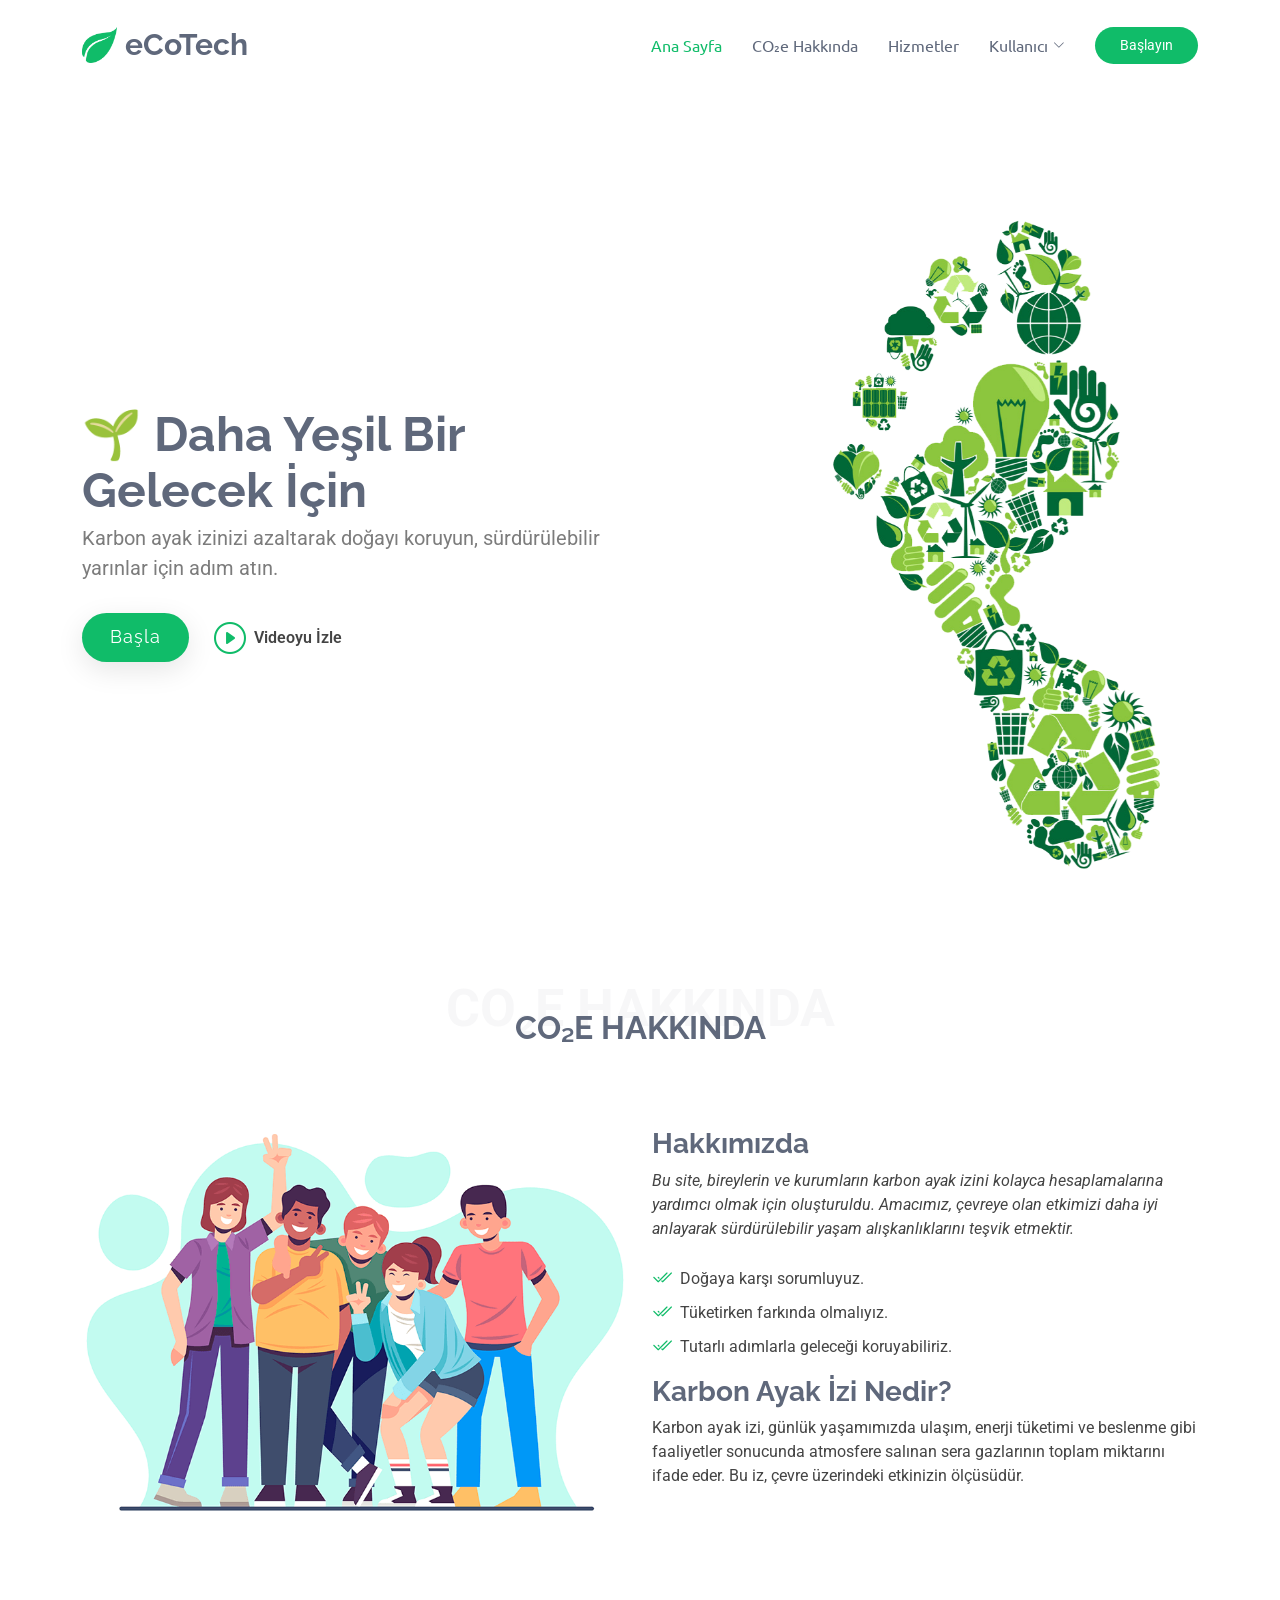
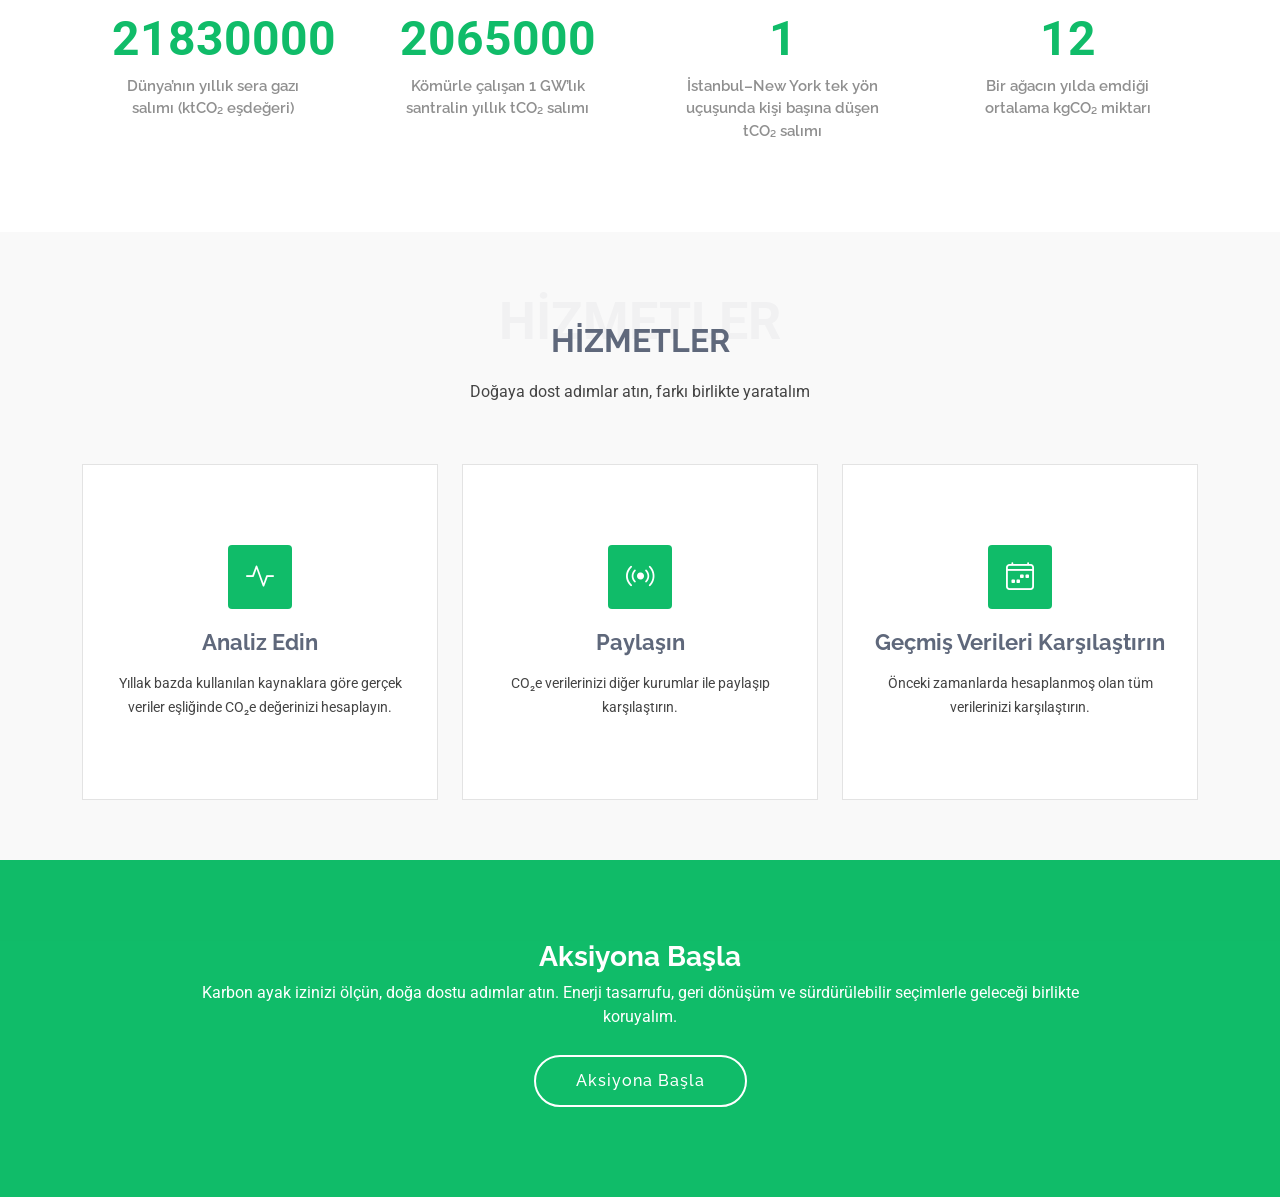
<file: index.html>
<!DOCTYPE html>
<html lang="en">

<head>
  <meta charset="utf-8">
  <meta content="width=device-width, initial-scale=1.0" name="viewport">
  <title>eCoTech</title>
  <meta name="description" content="">
  <meta name="keywords" content="">

  <!-- Fonts -->
  <link href="https://fonts.googleapis.com" rel="preconnect">
  <link href="https://fonts.gstatic.com" rel="preconnect" crossorigin>
  <link href="https://fonts.googleapis.com/css2?family=Roboto:ital,wght@0,100;0,300;0,400;0,500;0,700;0,900;1,100;1,300;1,400;1,500;1,700;1,900&family=Raleway:ital,wght@0,100;0,200;0,300;0,400;0,500;0,600;0,700;0,800;0,900;1,100;1,200;1,300;1,400;1,500;1,600;1,700;1,800;1,900&family=Ubuntu:ital,wght@0,300;0,400;0,500;0,700;1,300;1,400;1,500;1,700&display=swap" rel="stylesheet">

  <!-- Vendor CSS Files -->
  <link href="assets/vendor/bootstrap/css/bootstrap.min.css" rel="stylesheet">
  <link href="assets/vendor/bootstrap-icons/bootstrap-icons.css" rel="stylesheet">
  <link href="assets/vendor/aos/aos.css" rel="stylesheet">
  <link href="assets/vendor/glightbox/css/glightbox.min.css" rel="stylesheet">
  <link href="assets/vendor/swiper/swiper-bundle.min.css" rel="stylesheet">

  <!-- Main CSS File -->
  <link href="assets/css/main.css" rel="stylesheet">

</head>

<body class="index-page">

  <header id="header" class="header d-flex align-items-center sticky-top">
    <div class="container-fluid container-xl position-relative d-flex align-items-center">

      <a href="index.html" class="logo d-flex align-items-center me-auto">
      <img src="assets/img/leaf-logo.png" alt="">
        <h1 class="sitename">eCoTech</h1>
      </a>

      <nav id="navmenu" class="navmenu">
        <ul>
          <li><a href="#hero" class="active">Ana Sayfa</a></li>
          <li><a href="#about">CO₂e Hakkında</a></li>
          <li><a href="#services">Hizmetler</a></li>
          <li class="dropdown"><a href="#"><span id="userMenu">Kullanıcı</span> <i class="bi bi-chevron-down toggle-dropdown"></i></a>
            <ul id="userDropdown">
              <li><a href="login.html">Giriş yap</a></li>
              <li><a href="register.html">Kayıt Ol</a></li>
            </ul>
          </li>
        </ul>
        <i class="mobile-nav-toggle d-xl-none bi bi-list"></i>
      </nav>

      <a class="btn-getstarted" href="login.html">Başlayın</a>

    </div>
  </header>

  <main class="main">

    <!-- Hero Section -->
    <section id="hero" class="hero section">

      <div class="container">
        <div class="row gy-4">
          <div class="col-lg-6 order-2 order-lg-1 d-flex flex-column justify-content-center" data-aos="fade-up">
            <h1>🌱 Daha Yeşil Bir Gelecek İçin</h1>
            <p>Karbon ayak izinizi azaltarak doğayı koruyun, sürdürülebilir yarınlar için adım atın.</p>
            <div class="d-flex">
              <a href="login.html" class="btn-get-started">Başla</a>
              <a href="https://www.youtube.com/watch?v=-O5J9Y-jf1s" class="glightbox btn-watch-video d-flex align-items-center"><i class="bi bi-play-circle"></i><span>Videoyu İzle</span></a>
            </div>
          </div>
          <div class="col-lg-6 order-1 order-lg-2 hero-img" data-aos="zoom-out" data-aos-delay="100">
            <img src="assets/img/co2.png" class="img-main animated" alt="">
          </div>
        </div>
      </div>

    </section><!-- /Hero Section -->

    <!-- About Section -->
    <section id="about" class="about section">

      <!-- Section Title -->
      <div class="container section-title" data-aos="fade-up">
        <span>CO₂e Hakkında<br></span>
        <h2>CO₂e Hakkında</h2>
      </div><!-- End Section Title -->

      <div class="container">

        <div class="row gy-4">
          <div class="col-lg-6 position-relative align-self-start" data-aos="fade-up" data-aos-delay="100">
            <img src="assets/img/about.png" class="img-fluid" alt="">
          </div>
          <div class="col-lg-6 content" data-aos="fade-up" data-aos-delay="200">
            <h3>Hakkımızda</h3>
            <p class="fst-italic">
              Bu site, bireylerin ve kurumların karbon ayak izini kolayca hesaplamalarına yardımcı olmak için 
              oluşturuldu. Amacımız, çevreye olan etkimizi daha iyi anlayarak sürdürülebilir yaşam alışkanlıklarını teşvik etmektir.
            </p>
            <ul>
              <li><i class="bi bi-check2-all"></i> <span>Doğaya karşı sorumluyuz.</span></li>
              <li><i class="bi bi-check2-all"></i> <span>Tüketirken farkında olmalıyız.</span></li>
              <li><i class="bi bi-check2-all"></i> <span>Tutarlı adımlarla geleceği koruyabiliriz.</span></li>
            </ul>
            <h3>Karbon Ayak İzi Nedir?</h3>
            <p>
              Karbon ayak izi, günlük yaşamımızda ulaşım, enerji tüketimi ve beslenme gibi faaliyetler sonucunda atmosfere
               salınan sera gazlarının toplam miktarını ifade eder. Bu iz, çevre üzerindeki etkinizin ölçüsüdür.
            </p>
          </div>
        </div>

      </div>

    </section><!-- /About Section -->

    <!-- Stats Section -->
    <section id="stats" class="stats section">

      <div class="container" data-aos="fade-up" data-aos-delay="100">

        <div class="row gy-4">

          <div class="col-lg-3 col-md-6">
            <div class="stats-item text-center w-100 h-100">
              <span data-purecounter-start="0" data-purecounter-end="37000000" data-purecounter-duration="1" class="purecounter"></span>
              <p>Dünya’nın yıllık sera gazı salımı (ktCO₂ eşdeğeri)</p>
            </div>
          </div><!-- End Stats Item -->

          <div class="col-lg-3 col-md-6">
            <div class="stats-item text-center w-100 h-100">
              <span data-purecounter-start="0" data-purecounter-end="3500000" data-purecounter-duration="1" class="purecounter"></span>
              <p>Kömürle çalışan 1 GW’lık santralin yıllık tCO₂ salımı</p>
            </div>
          </div><!-- End Stats Item -->

          <div class="col-lg-3 col-md-6">
            <div class="stats-item text-center w-100 h-100">
              <span data-purecounter-start="0" data-purecounter-end="2" data-purecounter-duration="1" class="purecounter"></span>
              <p>İstanbul–New York tek yön uçuşunda kişi başına düşen tCO₂ salımı</p>
            </div>
          </div><!-- End Stats Item -->

          <div class="col-lg-3 col-md-6">
            <div class="stats-item text-center w-100 h-100">
              <span data-purecounter-start="0" data-purecounter-end="20" data-purecounter-duration="1" class="purecounter"></span>
              <p>Bir ağacın yılda emdiği ortalama kgCO₂ miktarı</p>
            </div>
          </div><!-- End Stats Item -->

        </div>

      </div>

    </section><!-- /Stats Section -->

    <!-- Services Section -->
    <section id="services" class="services section light-background">

      <!-- Section Title -->
      <div class="container section-title" data-aos="fade-up">
        <span>HİZMETLER</span>
        <h2>HİZMETLER</h2>
        <p>Doğaya dost adımlar atın, farkı birlikte yaratalım</p>
      </div><!-- End Section Title -->

      <div class="container">

        <div class="row gy-4">

          <div class="col-lg-4 col-md-6" data-aos="fade-up" data-aos-delay="100">
            <div class="service-item position-relative">
              <div class="icon">
                <i class="bi bi-activity"></i>
              </div>
              <a href="service-details.html" class="stretched-link">
                <h3>Analiz Edin</h3>
              </a>
              <p>Yıllak bazda kullanılan kaynaklara göre gerçek veriler eşliğinde CO₂e değerinizi hesaplayın.</p>
            </div>
          </div><!-- End Service Item -->

          <div class="col-lg-4 col-md-6" data-aos="fade-up" data-aos-delay="200">
            <div class="service-item position-relative">
              <div class="icon">
                <i class="bi bi-broadcast"></i>
              </div>
              <a href="service-details.html" class="stretched-link">
                <h3>Paylaşın</h3>
              </a>
              <p>CO₂e verilerinizi diğer kurumlar ile paylaşıp karşılaştırın.</p>
            </div>
          </div><!-- End Service Item -->

          <div class="col-lg-4 col-md-6" data-aos="fade-up" data-aos-delay="500">
            <div class="service-item position-relative">
              <div class="icon">
                <i class="bi bi-calendar4-week"></i>
              </div>
              <a href="service-details.html" class="stretched-link">
                <h3>Geçmiş Verileri Karşılaştırın</h3>
              </a>
              <p>Önceki zamanlarda hesaplanmoş olan tüm verilerinizi karşılaştırın.</p>
              <a href="service-details.html" class="stretched-link"></a>
            </div>
          </div><!-- End Service Item -->

        </div>

      </div>

    </section><!-- /Services Section -->

    <!-- Call To Action Section -->
    <section id="call-to-action" class="call-to-action section accent-background">

      <div class="container">
        <div class="row justify-content-center" data-aos="zoom-in" data-aos-delay="100">
          <div class="col-xl-10">
            <div class="text-center">
              <h3>Aksiyona Başla</h3>
              <p>Karbon ayak izinizi ölçün, doğa dostu adımlar atın. Enerji tasarrufu, 
                geri dönüşüm ve sürdürülebilir seçimlerle geleceği birlikte koruyalım.</p>
              <a class="cta-btn" href="login.html">Aksiyona Başla</a>
            </div>
          </div>
        </div>
      </div>

    </section><!-- /Call To Action Section -->

  <!-- Scroll Top -->
  <a href="#" id="scroll-top" class="scroll-top d-flex align-items-center justify-content-center"><i class="bi bi-arrow-up-short"></i></a>

  <!-- Preloader -->
  <div id="preloader"></div>

  <!-- Vendor JS Files -->
  <script src="assets/vendor/bootstrap/js/bootstrap.bundle.min.js"></script>
  <script src="assets/vendor/php-email-form/validate.js"></script>
  <script src="assets/vendor/aos/aos.js"></script>
  <script src="assets/vendor/glightbox/js/glightbox.min.js"></script>
  <script src="assets/vendor/purecounter/purecounter_vanilla.js"></script>
  <script src="assets/vendor/imagesloaded/imagesloaded.pkgd.min.js"></script>
  <script src="assets/vendor/isotope-layout/isotope.pkgd.min.js"></script>
  <script src="assets/vendor/swiper/swiper-bundle.min.js"></script>

  <!-- Main JS File -->
  <script src="assets/js/main.js"></script>

  <script>
    // Kullanıcı durumunu kontrol et
    function checkUserStatus() {
      const user = JSON.parse(localStorage.getItem('user'));
      const userMenu = document.getElementById('userMenu');
      const userDropdown = document.getElementById('userDropdown');
      
      if (user) {
        userMenu.textContent = user.first_name + ' ' + user.last_name;
        userDropdown.innerHTML = `
          <li><a href="dashboard.html">Dashboard</a></li>
          <li><a href="calculator.html">Hesaplayıcı</a></li>
          <li><a href="history.html">Geçmiş</a></li>
          ${user.user_type === 'admin' ? '<li><a href="admin.html">Admin Panel</a></li>' : ''}
          <li><a href="#" onclick="logout()">Çıkış Yap</a></li>
        `;
      }
    }
    
    // Çıkış yap
    function logout() {
      localStorage.removeItem('user');
      window.location.reload();
    }
    
    // Sayfa yüklendiğinde
    document.addEventListener('DOMContentLoaded', function() {
      checkUserStatus();
    });
  </script>

</body>

</html>
</file>
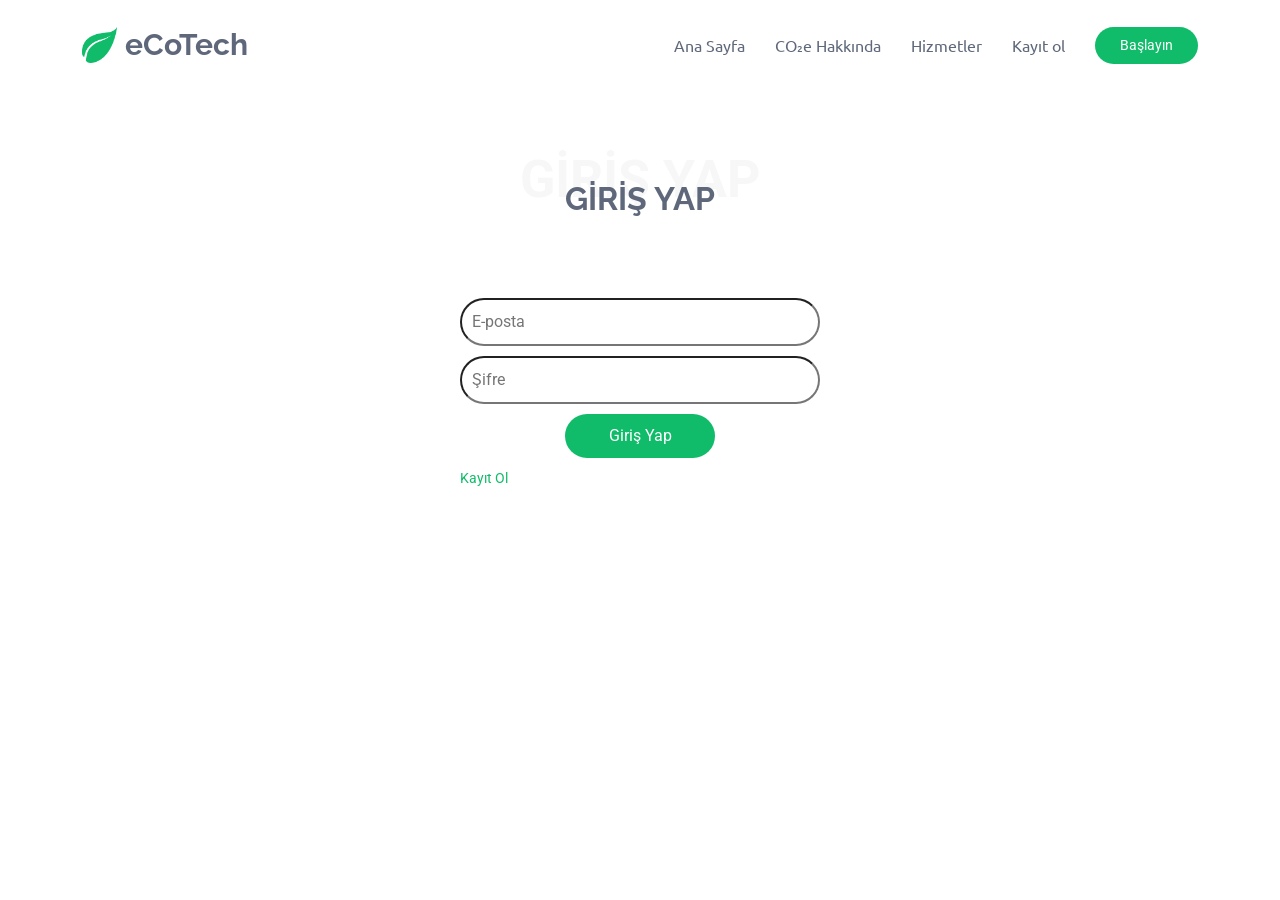
<file: calculator.html>
<!DOCTYPE html>
<html lang="tr">

<head>
  <meta charset="utf-8">
  <meta content="width=device-width, initial-scale=1.0" name="viewport">
  <title>Karbon Hesaplayıcı - eCoTech</title>
  <meta name="description" content="Karbon ayak izi hesaplama aracı">
  <meta name="keywords" content="">

  <!-- Favicons -->
  <link href="assets/img/favicon.png" rel="icon">
  <link href="assets/img/apple-touch-icon.png" rel="apple-touch-icon">

  <!-- Fonts -->
  <link href="https://fonts.googleapis.com" rel="preconnect">
  <link href="https://fonts.gstatic.com" rel="preconnect" crossorigin>
  <link href="https://fonts.googleapis.com/css2?family=Roboto:ital,wght@0,100;0,300;0,400;0,500;0,700;0,900;1,100;1,300;1,400;1,500;1,700;1,900&family=Raleway:ital,wght@0,100;0,200;0,300;0,400;0,500;0,600;0,700;0,800;0,900;1,100;1,200;1,300;1,400;1,500;1,600;1,700;1,800;1,900&family=Ubuntu:ital,wght@0,300;0,400;0,500;0,700;1,300;1,400;1,500;1,700&display=swap" rel="stylesheet">

  <!-- Vendor CSS Files -->
  <link href="assets/vendor/bootstrap/css/bootstrap.min.css" rel="stylesheet">
  <link href="assets/vendor/bootstrap-icons/bootstrap-icons.css" rel="stylesheet">
  <link href="assets/vendor/aos/aos.css" rel="stylesheet">
  <link href="assets/vendor/glightbox/css/glightbox.min.css" rel="stylesheet">
  <link href="assets/vendor/swiper/swiper-bundle.min.css" rel="stylesheet">
  
  <!-- Main CSS File -->
  <link href="assets/css/main.css" rel="stylesheet">
  <link href="assets/css/main2.css" rel="stylesheet">

  <style>
    .calculator-card {
      background: var(--surface-color);
      border-radius: 15px;
      padding: 30px;
      margin-bottom: 20px;
      box-shadow: 0 5px 15px rgba(0,0,0,0.08);
      border: 1px solid rgba(0,0,0,0.05);
    }
    
    .form-group {
      margin-bottom: 20px;
    }
    
    .form-label {
      font-weight: 600;
      color: var(--heading-color);
      margin-bottom: 8px;
    }
    
    .form-control {
      border-radius: 10px;
      border: 1px solid rgba(0,0,0,0.1);
      padding: 12px 15px;
      font-size: 16px;
      transition: all 0.3s ease;
    }
    
    .form-control:focus {
      border-color: var(--accent-color);
      box-shadow: 0 0 0 0.2rem rgba(16, 188, 105, 0.25);
    }
    
    .input-group-text {
      background: var(--accent-color);
      color: white;
      border: none;
      border-radius: 0 10px 10px 0;
    }
    
    .btn-calculate {
      background: var(--accent-color);
      color: white;
      border: none;
      padding: 15px 40px;
      border-radius: 25px;
      font-weight: 600;
      font-size: 18px;
      transition: all 0.3s ease;
    }
    
    .btn-calculate:hover {
      background: color-mix(in srgb, var(--accent-color), black 10%);
      color: white;
      transform: translateY(-2px);
    }
    
    .result-card {
      background: linear-gradient(135deg, var(--accent-color), color-mix(in srgb, var(--accent-color), black 10%));
      color: white;
      border-radius: 15px;
      padding: 30px;
      text-align: center;
      margin-top: 30px;
    }
    
    .result-number {
      font-size: 3rem;
      font-weight: 700;
      margin-bottom: 10px;
    }
    
    .result-label {
      font-size: 1.1rem;
      opacity: 0.9;
    }
    
    .breakdown-item {
      background: rgba(255,255,255,0.1);
      border-radius: 10px;
      padding: 15px;
      margin-bottom: 10px;
    }
    
    .breakdown-label {
      font-weight: 600;
      margin-bottom: 5px;
    }
    
    .breakdown-value {
      font-size: 1.2rem;
    }
    
    .step-indicator {
      display: flex;
      justify-content: center;
      margin-bottom: 30px;
    }
    
    .step {
      width: 40px;
      height: 40px;
      border-radius: 50%;
      background: #e9ecef;
      color: #6c757d;
      display: flex;
      align-items: center;
      justify-content: center;
      font-weight: 600;
      margin: 0 10px;
      transition: all 0.3s ease;
    }
    
    .step.active {
      background: var(--accent-color);
      color: white;
    }
    
    .step.completed {
      background: #28a745;
      color: white;
    }
  </style>
</head>

<body class="calculator-page">

  <header id="header" class="header d-flex align-items-center sticky-top">
    <div class="container-fluid container-xl position-relative d-flex align-items-center">

      <a href="index.html" class="logo d-flex align-items-center me-auto">
        <h1 class="sitename">eCoTech</h1>
      </a>

      <nav id="navmenu" class="navmenu">
        <ul>
          <li><a href="index.html">Ana Sayfa</a></li>
          <li><a href="dashboard.html">Dashboard</a></li>
          <li><a href="history.html">Geçmiş</a></li>
          <li class="dropdown"><a href="#"><span id="userName">Kullanıcı</span> <i class="bi bi-chevron-down toggle-dropdown"></i></a>
            <ul>
              <li><a href="#" onclick="logout()">Çıkış Yap</a></li>
            </ul>
          </li>
        </ul>
        <i class="mobile-nav-toggle d-xl-none bi bi-list"></i>
      </nav>

    </div>
  </header>

  <main class="main">
    
    <!-- Calculator Section -->
    <section id="calculator" class="calculator section">

      <!-- Section Title -->
      <div class="container section-title" data-aos="fade-up">
        <span>Karbon Hesaplayıcı</span>
        <h2>Karbon Ayak İzinizi Hesaplayın</h2>
        <p>Günlük faaliyetlerinizin çevreye olan etkisini öğrenin</p>
      </div>

      <div class="container" data-aos="fade-up" data-aos-delay="100">
        
        <!-- Adım Göstergesi -->
        <div class="step-indicator">
          <div class="step active" id="step1">1</div>
          <div class="step" id="step2">2</div>
          <div class="step" id="step3">3</div>
        </div>

        <!-- Hesaplama Formu -->
        <div class="row justify-content-center">
          <div class="col-lg-8">
            <div class="calculator-card">
              <form id="carbonForm">
                
                <!-- Adım 1: Enerji Kullanımı -->
                <div id="step1Content">
                  <h4 class="mb-4"><i class="bi bi-lightning-charge me-2"></i>Enerji Kullanımı</h4>
                  
                  <div class="form-group">
                    <label class="form-label">Aylık Elektrik Tüketimi (kWh)</label>
                    <div class="input-group">
                      <input type="number" class="form-control" id="electricity" name="electricity" min="0" step="0.1" placeholder="Örn: 500">
                      <span class="input-group-text">kWh</span>
                    </div>
                  </div>
                  
                  <div class="form-group">
                    <label class="form-label">Aylık Doğal Gaz Tüketimi (m³)</label>
                    <div class="input-group">
                      <input type="number" class="form-control" id="natural_gas" name="natural_gas" min="0" step="0.1" placeholder="Örn: 100">
                      <span class="input-group-text">m³</span>
                    </div>
                  </div>
                  
                  <div class="text-end">
                    <button type="button" class="btn btn-calculate" onclick="nextStep(2)">İleri <i class="bi bi-arrow-right ms-2"></i></button>
                  </div>
                </div>

                <!-- Adım 2: Su ve Atık -->
                <div id="step2Content" style="display: none;">
                  <h4 class="mb-4"><i class="bi bi-droplet me-2"></i>Su ve Atık</h4>
                  
                  <div class="form-group">
                    <label class="form-label">Aylık Su Tüketimi (m³)</label>
                    <div class="input-group">
                      <input type="number" class="form-control" id="water" name="water" min="0" step="0.1" placeholder="Örn: 20">
                      <span class="input-group-text">m³</span>
                    </div>
                  </div>
                  
                  <div class="form-group">
                    <label class="form-label">Aylık Atık Üretimi (kg)</label>
                    <div class="input-group">
                      <input type="number" class="form-control" id="waste" name="waste" min="0" step="0.1" placeholder="Örn: 50">
                      <span class="input-group-text">kg</span>
                    </div>
                  </div>
                  
                  <div class="d-flex justify-content-between">
                    <button type="button" class="btn btn-outline-secondary" onclick="prevStep(1)"><i class="bi bi-arrow-left me-2"></i>Geri</button>
                    <button type="button" class="btn btn-calculate" onclick="nextStep(3)">İleri <i class="bi bi-arrow-right ms-2"></i></button>
                  </div>
                </div>

                <!-- Adım 3: Ulaşım -->
                <div id="step3Content" style="display: none;">
                  <h4 class="mb-4"><i class="bi bi-car-front me-2"></i>Ulaşım</h4>
                  
                  <div class="form-group">
                    <label class="form-label">Aylık Yakıt Tüketimi (Litre)</label>
                    <div class="input-group">
                      <input type="number" class="form-control" id="transportation" name="transportation" min="0" step="0.1" placeholder="Örn: 80">
                      <span class="input-group-text">Litre</span>
                    </div>
                  </div>
                  
                  <div class="form-group">
                    <label class="form-label">İş Seyahatleri (km/ay)</label>
                    <div class="input-group">
                      <input type="number" class="form-control" id="business_travel" name="business_travel" min="0" step="0.1" placeholder="Örn: 200">
                      <span class="input-group-text">km</span>
                    </div>
                  </div>
                  
                  <div class="form-group">
                    <label class="form-label">Çalışan İşe Gidiş (km/ay)</label>
                    <div class="input-group">
                      <input type="number" class="form-control" id="employee_commute" name="employee_commute" min="0" step="0.1" placeholder="Örn: 300">
                      <span class="input-group-text">km</span>
                    </div>
                  </div>
                  
                  <div class="form-group">
                    <label class="form-label">Kağıt Kullanımı (kg/ay)</label>
                    <div class="input-group">
                      <input type="number" class="form-control" id="paper_usage" name="paper_usage" min="0" step="0.1" placeholder="Örn: 10">
                      <span class="input-group-text">kg</span>
                    </div>
                  </div>
                  
                  <div class="form-group">
                    <label class="form-label">Diğer Emisyonlar (kg CO₂e/ay)</label>
                    <div class="input-group">
                      <input type="number" class="form-control" id="other_emissions" name="other_emissions" min="0" step="0.1" placeholder="Örn: 50">
                      <span class="input-group-text">kg</span>
                    </div>
                  </div>
                  
                  <div class="form-group">
                    <label class="form-label">Notlar (İsteğe bağlı)</label>
                    <textarea class="form-control" id="notes" name="notes" rows="3" placeholder="Hesaplama hakkında notlarınız..."></textarea>
                  </div>
                  
                  <div class="d-flex justify-content-between">
                    <button type="button" class="btn btn-outline-secondary" onclick="prevStep(2)"><i class="bi bi-arrow-left me-2"></i>Geri</button>
                    <button type="submit" class="btn btn-calculate">
                      <i class="bi bi-calculator me-2"></i>Hesapla
                    </button>
                  </div>
                </div>

              </form>
            </div>
          </div>
        </div>

        <!-- Sonuç Kartı -->
        <div id="resultCard" class="row justify-content-center" style="display: none;">
          <div class="col-lg-8">
            <div class="result-card">
              <div class="result-number" id="totalResult">0</div>
              <div class="result-label">kg CO₂e / Ay</div>
              <p class="mt-3">Bu, aylık karbon ayak izinizdir.</p>
              
              <div class="row mt-4">
                <div class="col-md-6">
                  <div class="breakdown-item">
                    <div class="breakdown-label">Elektrik</div>
                    <div class="breakdown-value" id="electricityResult">0 kg</div>
                  </div>
                </div>
                <div class="col-md-6">
                  <div class="breakdown-item">
                    <div class="breakdown-label">Doğal Gaz</div>
                    <div class="breakdown-value" id="gasResult">0 kg</div>
                  </div>
                </div>
                <div class="col-md-6">
                  <div class="breakdown-item">
                    <div class="breakdown-label">Su</div>
                    <div class="breakdown-value" id="waterResult">0 kg</div>
                  </div>
                </div>
                <div class="col-md-6">
                  <div class="breakdown-item">
                    <div class="breakdown-label">Atık</div>
                    <div class="breakdown-value" id="wasteResult">0 kg</div>
                  </div>
                </div>
                <div class="col-md-6">
                  <div class="breakdown-item">
                    <div class="breakdown-label">Ulaşım</div>
                    <div class="breakdown-value" id="transportResult">0 kg</div>
                  </div>
                </div>
                <div class="col-md-6">
                  <div class="breakdown-item">
                    <div class="breakdown-label">Diğer</div>
                    <div class="breakdown-value" id="otherResult">0 kg</div>
                  </div>
                </div>
              </div>
              
              <div class="mt-4">
                <button class="btn btn-light me-3" onclick="saveCalculation()">
                  <i class="bi bi-save me-2"></i>Kaydet
                </button>
                <button class="btn btn-light" onclick="resetForm()">
                  <i class="bi bi-arrow-clockwise me-2"></i>Yeni Hesaplama
                </button>
              </div>
            </div>
          </div>
        </div>

      </div>

    </section>

  </main>

  <!-- Scroll Top -->
  <a href="#" id="scroll-top" class="scroll-top d-flex align-items-center justify-content-center"><i class="bi bi-arrow-up-short"></i></a>

  <!-- Preloader -->
  <div id="preloader"></div>

  <!-- Vendor JS Files -->
  <script src="assets/vendor/bootstrap/js/bootstrap.bundle.min.js"></script>
  <script src="assets/vendor/php-email-form/validate.js"></script>
  <script src="assets/vendor/aos/aos.js"></script>
  <script src="assets/vendor/glightbox/js/glightbox.min.js"></script>
  <script src="assets/vendor/purecounter/purecounter_vanilla.js"></script>
  <script src="assets/vendor/imagesloaded/imagesloaded.pkgd.min.js"></script>
  <script src="assets/vendor/isotope-layout/isotope.pkgd.min.js"></script>
  <script src="assets/vendor/swiper/swiper-bundle.min.js"></script>

  <!-- Main JS File -->
  <script src="assets/js/main.js"></script>

  <script>
    let currentStep = 1;
    let calculationResult = null;

    // Kullanıcı kontrolü
    function checkAuth() {
      const user = JSON.parse(localStorage.getItem('user'));
      if (!user) {
        window.location.href = 'login.html';
        return;
      }
      
      document.getElementById('userName').textContent = user.first_name + ' ' + user.last_name;
    }

    // Sonraki adım
    function nextStep(step) {
      if (validateCurrentStep()) {
        showStep(step);
        currentStep = step;
        updateStepIndicator();
      }
    }

    // Önceki adım
    function prevStep(step) {
      showStep(step);
      currentStep = step;
      updateStepIndicator();
    }

    // Adım göster
    function showStep(step) {
      document.getElementById('step1Content').style.display = step === 1 ? 'block' : 'none';
      document.getElementById('step2Content').style.display = step === 2 ? 'block' : 'none';
      document.getElementById('step3Content').style.display = step === 3 ? 'block' : 'none';
    }

    // Adım göstergesini güncelle
    function updateStepIndicator() {
      for (let i = 1; i <= 3; i++) {
        const stepElement = document.getElementById(`step${i}`);
        if (i < currentStep) {
          stepElement.className = 'step completed';
        } else if (i === currentStep) {
          stepElement.className = 'step active';
        } else {
          stepElement.className = 'step';
        }
      }
    }

    // Mevcut adımı doğrula
    function validateCurrentStep() {
      if (currentStep === 1) {
        const electricity = document.getElementById('electricity').value;
        const naturalGas = document.getElementById('natural_gas').value;
        return electricity || naturalGas;
      }
      return true;
    }

    // Form gönderimi
    document.getElementById('carbonForm').addEventListener('submit', async function(e) {
      e.preventDefault();
      
      const formData = new FormData(this);
      const data = Object.fromEntries(formData);
      
      // Sayısal değerlere çevir
      Object.keys(data).forEach(key => {
        if (key !== 'notes') {
          data[key] = parseFloat(data[key]) || 0;
        }
      });
      
      try {
        const response = await fetch('api/carbon_calculation.php?action=calculate', {
          method: 'POST',
          headers: {
            'Content-Type': 'application/json',
          },
          body: JSON.stringify(data)
        });
        
        const result = await response.json();
        
        if (result.success) {
          calculationResult = result.data;
          showResult(result.data);
        } else {
          alert('Hesaplama hatası: ' + result.error);
        }
      } catch (error) {
        console.error('Hesaplama hatası:', error);
        alert('Hesaplama sırasında bir hata oluştu.');
      }
    });

    // Sonucu göster
    function showResult(data) {
      document.getElementById('totalResult').textContent = Math.round(data.total);
      document.getElementById('electricityResult').textContent = Math.round(data.breakdown.electricity || 0) + ' kg';
      document.getElementById('gasResult').textContent = Math.round(data.breakdown.natural_gas || 0) + ' kg';
      document.getElementById('waterResult').textContent = Math.round(data.breakdown.water || 0) + ' kg';
      document.getElementById('wasteResult').textContent = Math.round(data.breakdown.waste || 0) + ' kg';
      document.getElementById('transportResult').textContent = Math.round(data.breakdown.transportation || 0) + ' kg';
      document.getElementById('otherResult').textContent = Math.round(data.breakdown.other || 0) + ' kg';
      
      document.getElementById('resultCard').style.display = 'block';
      document.getElementById('resultCard').scrollIntoView({ behavior: 'smooth' });
    }

    // Hesaplamayı kaydet
    async function saveCalculation() {
      if (!calculationResult) return;
      
      const formData = new FormData(document.getElementById('carbonForm'));
      const data = Object.fromEntries(formData);
      
      Object.keys(data).forEach(key => {
        if (key !== 'notes') {
          data[key] = parseFloat(data[key]) || 0;
        }
      });
      
      try {
        const response = await fetch('api/carbon_calculation.php?action=save', {
          method: 'POST',
          headers: {
            'Content-Type': 'application/json',
          },
          body: JSON.stringify(data)
        });
        
        const result = await response.json();
        
        if (result.success) {
          alert('Hesaplama başarıyla kaydedildi!');
          window.location.href = 'dashboard.html';
        } else {
          alert('Kaydetme hatası: ' + result.error);
        }
      } catch (error) {
        console.error('Kaydetme hatası:', error);
        alert('Kaydetme sırasında bir hata oluştu.');
      }
    }

    // Formu sıfırla
    function resetForm() {
      document.getElementById('carbonForm').reset();
      document.getElementById('resultCard').style.display = 'none';
      showStep(1);
      currentStep = 1;
      updateStepIndicator();
      calculationResult = null;
    }

    // Çıkış yap
    function logout() {
      localStorage.removeItem('user');
      window.location.href = 'login.html';
    }

    // Sayfa yüklendiğinde
    document.addEventListener('DOMContentLoaded', function() {
      checkAuth();
    });
  </script>

</body>

</html>
</file>
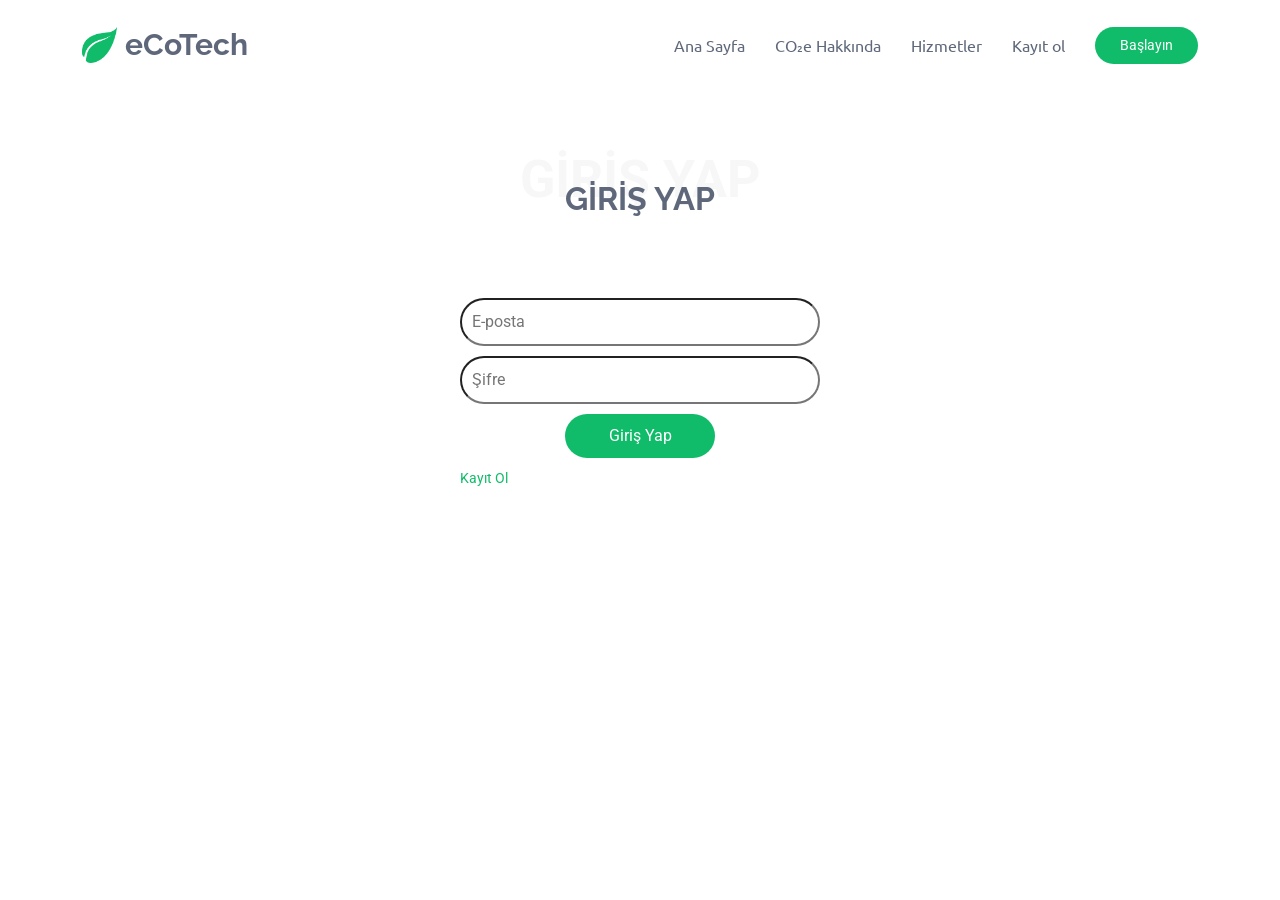
<file: login.html>
<!DOCTYPE html>
<html lang="en">

<head>
  <meta charset="utf-8">
  <meta content="width=device-width, initial-scale=1.0" name="viewport">
  <title>Login Page</title>
  <meta name="description" content="">
  <meta name="keywords" content="">

  <!-- Fonts -->
  <link href="https://fonts.googleapis.com" rel="preconnect">
  <link href="https://fonts.gstatic.com" rel="preconnect" crossorigin>
  <link href="https://fonts.googleapis.com/css2?family=Roboto:ital,wght@0,100;0,300;0,400;0,500;0,700;0,900;1,100;1,300;1,400;1,500;1,700;1,900&family=Raleway:ital,wght@0,100;0,200;0,300;0,400;0,500;0,600;0,700;0,800;0,900;1,100;1,200;1,300;1,400;1,500;1,600;1,700;1,800;1,900&family=Ubuntu:ital,wght@0,300;0,400;0,500;0,700;1,300;1,400;1,500;1,700&display=swap" rel="stylesheet">

  <!-- Vendor CSS Files -->
  <link href="assets/vendor/bootstrap/css/bootstrap.min.css" rel="stylesheet">
  <link href="assets/vendor/bootstrap-icons/bootstrap-icons.css" rel="stylesheet">
  <link href="assets/vendor/aos/aos.css" rel="stylesheet">
  <link href="assets/vendor/glightbox/css/glightbox.min.css" rel="stylesheet">
  <link href="assets/vendor/swiper/swiper-bundle.min.css" rel="stylesheet">
  <!-- Main CSS File -->
  <link href="assets/css/main.css" rel="stylesheet">
  <link href="assets/css/main2.css" rel="stylesheet">

</head>

<body class="sarter-page-page">

  <header id="header" class="header d-flex align-items-center sticky-top">
    <div class="container-fluid container-xl position-relative d-flex align-items-center">

      <a href="index.html" class="logo d-flex align-items-center me-auto">
        <img src="assets/img/leaf-logo.png" alt="">
        <h1 class="sitename">eCoTech</h1>
      </a>

      <nav id="navmenu" class="navmenu">
        <ul>
          <li><a href="index.html">Ana Sayfa</a></li>
          <li><a href="index.html#about">CO₂e Hakkında</a></li>
          <li><a href="index.html#services">Hizmetler</a></li>
          <li><a href="register.html">Kayıt ol</a></li>
        </ul>
        <i class="mobile-nav-toggle d-xl-none bi bi-list"></i>
      </nav>

      <a class="btn-getstarted" href="login.html">Başlayın</a>

    </div>
  </header>

  <main class="main">
    
    <!-- Starter Section Section -->
    <section id="starter-section" class="starter-section section">

      <!-- Section Title -->
      <div class="container section-title" data-aos="fade-up">
        <span>GİRİŞ YAP</span>
        <h2>GİRİŞ YAP</h2>
      </div><!-- End Section Title -->

      <form class="login-form" id="loginForm" data-aos="fade-up">
        <input type="email" name="email" placeholder="E-posta" required />
        <input type="password" name="password" placeholder="Şifre" required />
        <button type="submit">Giriş Yap</button>
      
        <div class="links">
          <a href="register.html">Kayıt Ol</a>
        </div>
      </form>


    </section><!-- /Starter Section Section -->

  </main>

  
  <!-- Scroll Top -->
  <a href="#" id="scroll-top" class="scroll-top d-flex align-items-center justify-content-center"><i class="bi bi-arrow-up-short"></i></a>

  <!-- Preloader -->
  <div id="preloader"></div>

  <!-- Vendor JS Files -->
  <script src="assets/vendor/bootstrap/js/bootstrap.bundle.min.js"></script>
  <script src="assets/vendor/php-email-form/validate.js"></script>
  <script src="assets/vendor/aos/aos.js"></script>
  <script src="assets/vendor/glightbox/js/glightbox.min.js"></script>
  <script src="assets/vendor/purecounter/purecounter_vanilla.js"></script>
  <script src="assets/vendor/imagesloaded/imagesloaded.pkgd.min.js"></script>
  <script src="assets/vendor/isotope-layout/isotope.pkgd.min.js"></script>
  <script src="assets/vendor/swiper/swiper-bundle.min.js"></script>

  <!-- Main JS File -->
  <script src="assets/js/main.js"></script>

  <script>
    // Form gönderimi
    document.getElementById('loginForm').addEventListener('submit', async function(e) {
      e.preventDefault();
      
      const formData = new FormData(this);
      const data = Object.fromEntries(formData);
      
      try {
        console.log('Gönderilen veri:', data);
        
        const response = await fetch('api/auth.php?action=login', {
          method: 'POST',
          headers: {
            'Content-Type': 'application/json',
          },
          body: JSON.stringify(data)
        });
        
        console.log('Response status:', response.status);
        console.log('Response headers:', response.headers);
        
        if (!response.ok) {
          throw new Error(`HTTP error! status: ${response.status}`);
        }
        
        const result = await response.json();
        console.log('Response data:', result);
        
        if (result.success) {
          // Kullanıcı bilgilerini localStorage'a kaydet
          localStorage.setItem('user', JSON.stringify(result.data.user));
          
          // Kullanıcı tipine göre yönlendir
          if (result.data.user.user_type === 'admin') {
            window.location.href = 'admin.html';
          } else {
            window.location.href = 'dashboard.html';
          }
        } else {
          alert('Giriş hatası: ' + result.error);
        }
      } catch (error) {
        console.error('Giriş hatası:', error);
        alert('Giriş sırasında bir hata oluştu: ' + error.message);
      }
    });
  </script>

</body>

</html>
</file>
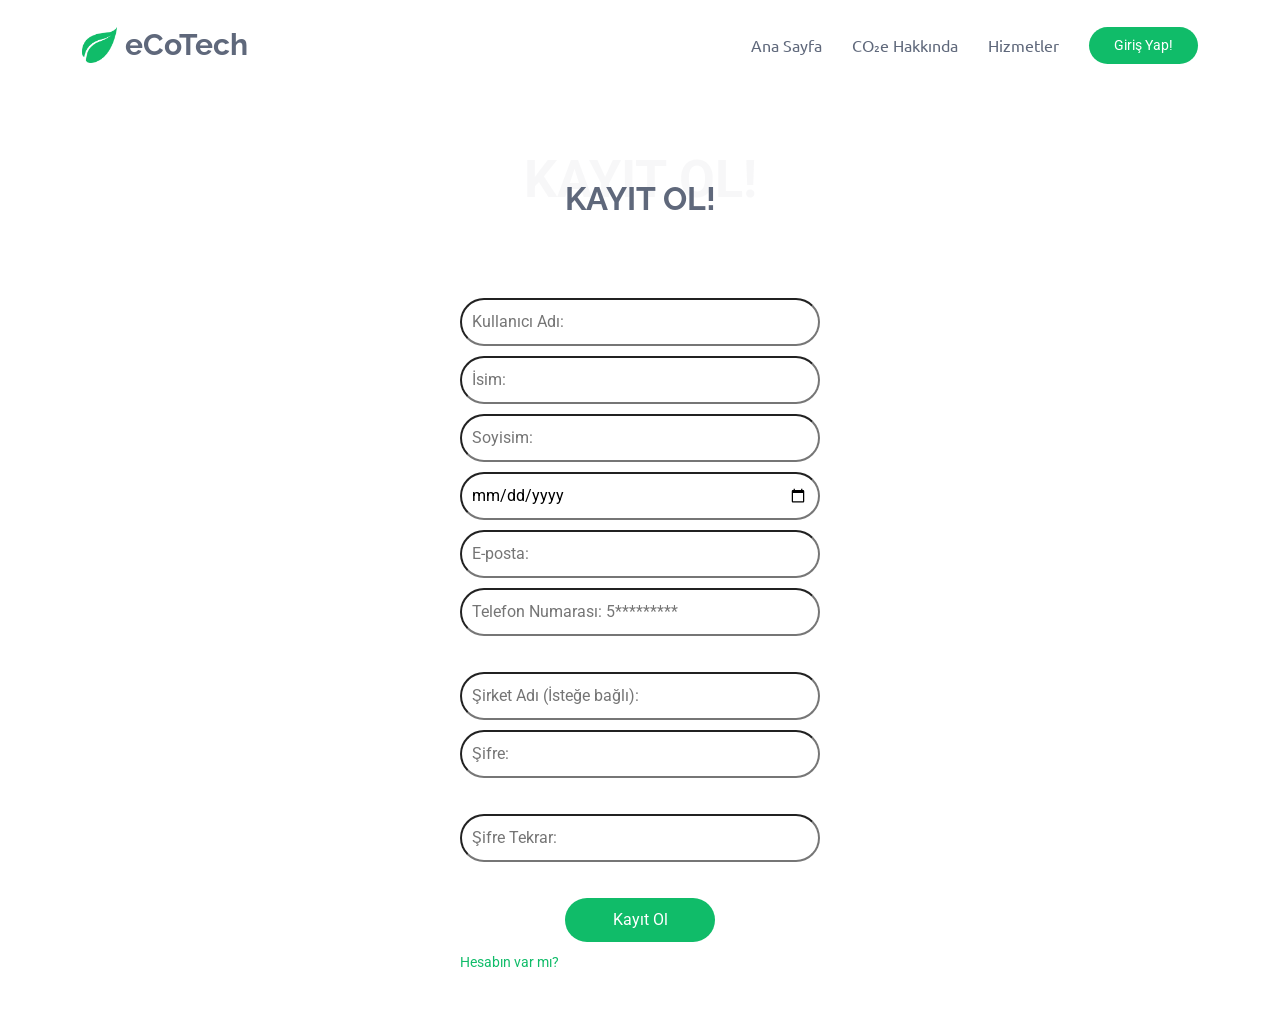
<file: register.html>
<!DOCTYPE html>
<html lang="en">

<head>
  <meta charset="utf-8">
  <meta content="width=device-width, initial-scale=1.0" name="viewport">
  <title>Register Page</title>
  <meta name="description" content="">
  <meta name="keywords" content="">

  <!-- Fonts -->
  <link href="https://fonts.googleapis.com" rel="preconnect">
  <link href="https://fonts.gstatic.com" rel="preconnect" crossorigin>
  <link href="https://fonts.googleapis.com/css2?family=Roboto:ital,wght@0,100;0,300;0,400;0,500;0,700;0,900;1,100;1,300;1,400;1,500;1,700;1,900&family=Raleway:ital,wght@0,100;0,200;0,300;0,400;0,500;0,600;0,700;0,800;0,900;1,100;1,200;1,300;1,400;1,500;1,600;1,700;1,800;1,900&family=Ubuntu:ital,wght@0,300;0,400;0,500;0,700;1,300;1,400;1,500;1,700&display=swap" rel="stylesheet">

  <!-- Vendor CSS Files -->
  <link href="assets/vendor/bootstrap/css/bootstrap.min.css" rel="stylesheet">
  <link href="assets/vendor/bootstrap-icons/bootstrap-icons.css" rel="stylesheet">
  <link href="assets/vendor/aos/aos.css" rel="stylesheet">
  <link href="assets/vendor/glightbox/css/glightbox.min.css" rel="stylesheet">
  <link href="assets/vendor/swiper/swiper-bundle.min.css" rel="stylesheet">
  <!-- Main CSS File -->
  <link href="assets/css/main.css" rel="stylesheet">
  <link href="assets/css/main2.css" rel="stylesheet">

</head>

<body class="sarter-page-page">

  <header id="header" class="header d-flex align-items-center sticky-top">
    <div class="container-fluid container-xl position-relative d-flex align-items-center">

      <a href="index.html" class="logo d-flex align-items-center me-auto">
        <img src="assets/img/leaf-logo.png" alt="">
        <h1 class="sitename">eCoTech</h1>
      </a>

      <nav id="navmenu" class="navmenu">
        <ul>
          <li><a href="index.html">Ana Sayfa</a></li>
          <li><a href="index.html#about">CO₂e Hakkında</a></li>
          <li><a href="index.html#services">Hizmetler</a></li>
        </ul>
        <i class="mobile-nav-toggle d-xl-none bi bi-list"></i>
      </nav>

      <a class="btn-getstarted" href="login.html">Giriş Yap!</a>

    </div>
  </header>

  <main class="main">
    
    <!-- Starter Section Section -->
    <section id="starter-section" class="starter-section section">

      <!-- Section Title -->
      <div class="container section-title" data-aos="fade-up">
        <span>Kayıt Ol!</span>
        <h2>Kayıt Ol!</h2>
      </div><!-- End Section Title -->

     <form class="login-form" id="registerForm" data-aos="fade-up">
        <input type="text" name="username" placeholder="Kullanıcı Adı:" required="">
        <input type="text" name="first_name" placeholder="İsim:" required="">
        <input type="text" name="last_name" placeholder="Soyisim:" required="">
        <input type="date" name="birth_date" placeholder="Doğum Tarihi:" id="birthDate" required="" min="1900-01-01">
        <input type="email" name="email" placeholder="E-posta:" required="">
        <input type="tel" id="phone" name="phone" placeholder="Telefon Numarası: 5*********" required=""
          pattern="[0-9]{10}" maxlength="10">
        <p id="phoneWarning" class="warning"></p>
        <input type="text" name="company_name" placeholder="Şirket Adı (İsteğe bağlı):">
        <input type="password" name="password" placeholder="Şifre:" required="" id="passwordInput">
        <p id="passwordWarning" class="warning"></p>
        <input type="password" name="password_confirm" placeholder="Şifre Tekrar:" required="" id="passwordConfirmInput">
        <p id="passwordConfirmWarning" class="warning"></p>
        <button type="submit">Kayıt Ol</button>
        <div class="links">
          <a href="login.html">Hesabın var mı?</a>
        </div>
      </form>

    </section><!-- /Starter Section Section -->

  </main>

  
  <!-- Scroll Top -->
  <a href="#" id="scroll-top" class="scroll-top d-flex align-items-center justify-content-center"><i class="bi bi-arrow-up-short"></i></a>

  <!-- Preloader -->
  <div id="preloader"></div>

  <!-- Vendor JS Files -->
  <script src="assets/vendor/bootstrap/js/bootstrap.bundle.min.js"></script>
  <script src="assets/vendor/php-email-form/validate.js"></script>
  <script src="assets/vendor/aos/aos.js"></script>
  <script src="assets/vendor/glightbox/js/glightbox.min.js"></script>
  <script src="assets/vendor/purecounter/purecounter_vanilla.js"></script>
  <script src="assets/vendor/imagesloaded/imagesloaded.pkgd.min.js"></script>
  <script src="assets/vendor/isotope-layout/isotope.pkgd.min.js"></script>
  <script src="assets/vendor/swiper/swiper-bundle.min.js"></script>

  <!-- Main JS File -->
  <script src="assets/js/main.js"></script>
  <script src="assets/js/form.js"></script>

</body>

</html>
</file>
<file: assets/css/main.css>
/* Fonts */
:root {
  --default-font: "Roboto",  system-ui, -apple-system, "Segoe UI", Roboto, "Helvetica Neue", Arial, "Noto Sans", "Liberation Sans", sans-serif, "Apple Color Emoji", "Segoe UI Emoji", "Segoe UI Symbol", "Noto Color Emoji";
  --heading-font: "Raleway",  sans-serif;
  --nav-font: "Ubuntu",  sans-serif;
}

/* Global Colors - The following color variables are used throughout the website. Updating them here will change the color scheme of the entire website */
:root { 
  --background-color: #ffffff; /* Background color for the entire website, including individual sections */
  --default-color: #444444; /* Default color used for the majority of the text content across the entire website */
  --heading-color: #5f687b; /* Color for headings, subheadings and title throughout the website */
  --accent-color: #10bc69; /* Accent color that represents your brand on the website. It's used for buttons, links, and other elements that need to stand out */
  --surface-color: #ffffff; /* The surface color is used as a background of boxed elements within sections, such as cards, icon boxes, or other elements that require a visual separation from the global background. */
  --contrast-color: #ffffff; /* Contrast color for text, ensuring readability against backgrounds of accent, heading, or default colors. */
}

/* Nav Menu Colors - The following color variables are used specifically for the navigation menu. They are separate from the global colors to allow for more customization options */
:root {
  --nav-color: #5f687b;  /* The default color of the main navmenu links */
  --nav-hover-color: #10bc69; /* Applied to main navmenu links when they are hovered over or active */
  --nav-mobile-background-color: #ffffff; /* Used as the background color for mobile navigation menu */
  --nav-dropdown-background-color: #ffffff; /* Used as the background color for dropdown items that appear when hovering over primary navigation items */
  --nav-dropdown-color: #5f687b; /* Used for navigation links of the dropdown items in the navigation menu. */
  --nav-dropdown-hover-color: #10bc69; /* Similar to --nav-hover-color, this color is applied to dropdown navigation links when they are hovered over. */
}

/* Color Presets - These classes override global colors when applied to any section or element, providing reuse of the sam color scheme. */

.light-background {
  --background-color: #f9f9f9;
  --surface-color: #ffffff;
}

.dark-background {
  --background-color: #060606;
  --default-color: #ffffff;
  --heading-color: #ffffff;
  --surface-color: #252525;
  --contrast-color: #ffffff;
}

.accent-background {
  --background-color: #10bc69;
  --default-color: #ffffff;
  --heading-color: #ffffff;
  --surface-color: #14eb83;
  --contrast-color: #ffffff;
}

/* Smooth scroll */
:root {
  scroll-behavior: smooth;
}

/*--------------------------------------------------------------
# General Styling & Shared Classes
--------------------------------------------------------------*/
body {
  color: var(--default-color);
  background-color: var(--background-color);
  font-family: var(--default-font);
}

a {
  color: var(--accent-color);
  text-decoration: none;
  transition: 0.3s;
}

a:hover {
  color: color-mix(in srgb, var(--accent-color), transparent 25%);
  text-decoration: none;
}

h1,
h2,
h3,
h4,
h5,
h6 {
  color: var(--heading-color);
  font-family: var(--heading-font);
}

/* PHP Email Form Messages
------------------------------*/
.php-email-form .error-message {
  display: none;
  background: #df1529;
  color: #ffffff;
  text-align: left;
  padding: 15px;
  margin-bottom: 24px;
  font-weight: 600;
}

.php-email-form .sent-message {
  display: none;
  color: #ffffff;
  background: #059652;
  text-align: center;
  padding: 15px;
  margin-bottom: 24px;
  font-weight: 600;
}

.php-email-form .loading {
  display: none;
  background: var(--surface-color);
  text-align: center;
  padding: 15px;
  margin-bottom: 24px;
}

.php-email-form .loading:before {
  content: "";
  display: inline-block;
  border-radius: 50%;
  width: 24px;
  height: 24px;
  margin: 0 10px -6px 0;
  border: 3px solid var(--accent-color);
  border-top-color: var(--surface-color);
  animation: php-email-form-loading 1s linear infinite;
}

@keyframes php-email-form-loading {
  0% {
    transform: rotate(0deg);
  }

  100% {
    transform: rotate(360deg);
  }
}

/* Pulsating Play Button
------------------------------*/
.pulsating-play-btn {
  width: 94px;
  height: 94px;
  background: radial-gradient(var(--accent-color) 50%, color-mix(in srgb, var(--accent-color), transparent 75%) 52%);
  border-radius: 50%;
  display: block;
  position: relative;
  overflow: hidden;
}

.pulsating-play-btn:before {
  content: "";
  position: absolute;
  width: 120px;
  height: 120px;
  animation-delay: 0s;
  animation: pulsate-play-btn 2s;
  animation-direction: forwards;
  animation-iteration-count: infinite;
  animation-timing-function: steps;
  opacity: 1;
  border-radius: 50%;
  border: 5px solid color-mix(in srgb, var(--accent-color), transparent 30%);
  top: -15%;
  left: -15%;
  background: rgba(198, 16, 0, 0);
}

.pulsating-play-btn:after {
  content: "";
  position: absolute;
  left: 50%;
  top: 50%;
  transform: translateX(-40%) translateY(-50%);
  width: 0;
  height: 0;
  border-top: 10px solid transparent;
  border-bottom: 10px solid transparent;
  border-left: 15px solid #fff;
  z-index: 100;
  transition: all 400ms cubic-bezier(0.55, 0.055, 0.675, 0.19);
}

.pulsating-play-btn:hover:before {
  content: "";
  position: absolute;
  left: 50%;
  top: 50%;
  transform: translateX(-40%) translateY(-50%);
  width: 0;
  height: 0;
  border: none;
  border-top: 10px solid transparent;
  border-bottom: 10px solid transparent;
  border-left: 15px solid #fff;
  z-index: 200;
  animation: none;
  border-radius: 0;
}

.pulsating-play-btn:hover:after {
  border-left: 15px solid var(--accent-color);
  transform: scale(20);
}

@keyframes pulsate-play-btn {
  0% {
    transform: scale(0.6, 0.6);
    opacity: 1;
  }

  100% {
    transform: scale(1, 1);
    opacity: 0;
  }
}

/*--------------------------------------------------------------
# Global Header
--------------------------------------------------------------*/
.header {
  color: var(--default-color);
  background-color: var(--background-color);
  padding: 15px 0;
  transition: all 0.5s;
  z-index: 997;
}

.header .logo {
  line-height: 1;
}

.header .logo img {
  max-height: 36px;
  margin-right: 8px;
}

.header .logo h1 {
  font-size: 30px;
  margin: 0;
  font-weight: 700;
  color: var(--heading-color);
}

.header .btn-getstarted,
.header .btn-getstarted:focus {
  color: var(--contrast-color);
  background: var(--accent-color);
  font-size: 14px;
  padding: 8px 25px;
  margin: 0 0 0 30px;
  border-radius: 50px;
  transition: 0.3s;
}

.header .btn-getstarted:hover,
.header .btn-getstarted:focus:hover {
  color: var(--contrast-color);
  background: color-mix(in srgb, var(--accent-color), transparent 15%);
}

@media (max-width: 1200px) {
  .header .logo {
    order: 1;
  }

  .header .btn-getstarted {
    order: 2;
    margin: 0 15px 0 0;
    padding: 6px 15px;
  }

  .header .navmenu {
    order: 3;
  }
}

.scrolled .header {
  box-shadow: 0px 0 18px rgba(0, 0, 0, 0.1);
}

/*--------------------------------------------------------------
# Navigation Menu
--------------------------------------------------------------*/
/* Navmenu - Desktop */
@media (min-width: 1200px) {
  .navmenu {
    padding: 0;
  }

  .navmenu ul {
    margin: 0;
    padding: 0;
    display: flex;
    list-style: none;
    align-items: center;
  }

  .navmenu li {
    position: relative;
  }

  .navmenu a,
  .navmenu a:focus {
    color: var(--nav-color);
    padding: 18px 15px;
    font-size: 16px;
    font-family: var(--nav-font);
    font-weight: 400;
    display: flex;
    align-items: center;
    justify-content: space-between;
    white-space: nowrap;
    transition: 0.3s;
  }

  .navmenu a i,
  .navmenu a:focus i {
    font-size: 12px;
    line-height: 0;
    margin-left: 5px;
    transition: 0.3s;
  }

  .navmenu li:last-child a {
    padding-right: 0;
  }

  .navmenu li:hover>a,
  .navmenu .active,
  .navmenu .active:focus {
    color: var(--nav-hover-color);
  }

  .navmenu .dropdown ul {
    margin: 0;
    padding: 10px 0;
    background: var(--nav-dropdown-background-color);
    display: block;
    position: absolute;
    visibility: hidden;
    left: 14px;
    top: 130%;
    opacity: 0;
    transition: 0.3s;
    border-radius: 4px;
    z-index: 99;
    box-shadow: 0px 0px 30px rgba(0, 0, 0, 0.1);
  }

  .navmenu .dropdown ul li {
    min-width: 200px;
  }

  .navmenu .dropdown ul a {
    padding: 10px 20px;
    font-size: 15px;
    text-transform: none;
    color: var(--nav-dropdown-color);
  }

  .navmenu .dropdown ul a i {
    font-size: 12px;
  }

  .navmenu .dropdown ul a:hover,
  .navmenu .dropdown ul .active:hover,
  .navmenu .dropdown ul li:hover>a {
    color: var(--nav-dropdown-hover-color);
  }

  .navmenu .dropdown:hover>ul {
    opacity: 1;
    top: 100%;
    visibility: visible;
  }

  .navmenu .dropdown .dropdown ul {
    top: 0;
    left: -90%;
    visibility: hidden;
  }

  .navmenu .dropdown .dropdown:hover>ul {
    opacity: 1;
    top: 0;
    left: -100%;
    visibility: visible;
  }
}

/* Navmenu - Mobile */
@media (max-width: 1199px) {
  .mobile-nav-toggle {
    color: var(--nav-color);
    font-size: 28px;
    line-height: 0;
    margin-right: 10px;
    cursor: pointer;
    transition: color 0.3s;
  }

  .navmenu {
    padding: 0;
    z-index: 9997;
  }

  .navmenu ul {
    display: none;
    list-style: none;
    position: absolute;
    inset: 60px 20px 20px 20px;
    padding: 10px 0;
    margin: 0;
    border-radius: 6px;
    background-color: var(--nav-mobile-background-color);
    overflow-y: auto;
    transition: 0.3s;
    z-index: 9998;
    box-shadow: 0px 0px 30px rgba(0, 0, 0, 0.1);
  }

  .navmenu a,
  .navmenu a:focus {
    color: var(--nav-dropdown-color);
    padding: 10px 20px;
    font-family: var(--nav-font);
    font-size: 17px;
    font-weight: 500;
    display: flex;
    align-items: center;
    justify-content: space-between;
    white-space: nowrap;
    transition: 0.3s;
  }

  .navmenu a i,
  .navmenu a:focus i {
    font-size: 12px;
    line-height: 0;
    margin-left: 5px;
    width: 30px;
    height: 30px;
    display: flex;
    align-items: center;
    justify-content: center;
    border-radius: 50%;
    transition: 0.3s;
    background-color: color-mix(in srgb, var(--accent-color), transparent 90%);
  }

  .navmenu a i:hover,
  .navmenu a:focus i:hover {
    background-color: var(--accent-color);
    color: var(--contrast-color);
  }

  .navmenu a:hover,
  .navmenu .active,
  .navmenu .active:focus {
    color: var(--nav-dropdown-hover-color);
  }

  .navmenu .active i,
  .navmenu .active:focus i {
    background-color: var(--accent-color);
    color: var(--contrast-color);
    transform: rotate(180deg);
  }

  .navmenu .dropdown ul {
    position: static;
    display: none;
    z-index: 99;
    padding: 10px 0;
    margin: 10px 20px;
    background-color: var(--nav-dropdown-background-color);
    border: 1px solid color-mix(in srgb, var(--default-color), transparent 90%);
    box-shadow: none;
    transition: all 0.5s ease-in-out;
  }

  .navmenu .dropdown ul ul {
    background-color: rgba(33, 37, 41, 0.1);
  }

  .navmenu .dropdown>.dropdown-active {
    display: block;
    background-color: rgba(33, 37, 41, 0.03);
  }

  .mobile-nav-active {
    overflow: hidden;
  }

  .mobile-nav-active .mobile-nav-toggle {
    color: #fff;
    position: absolute;
    font-size: 32px;
    top: 15px;
    right: 15px;
    margin-right: 0;
    z-index: 9999;
  }

  .mobile-nav-active .navmenu {
    position: fixed;
    overflow: hidden;
    inset: 0;
    background: rgba(33, 37, 41, 0.8);
    transition: 0.3s;
  }

  .mobile-nav-active .navmenu>ul {
    display: block;
  }
}

/*--------------------------------------------------------------
# Global Footer
--------------------------------------------------------------*/
.footer {
  color: var(--default-color);
  background-color: var(--background-color);
  font-size: 14px;
  position: relative;
}

.footer .footer-newsletter {
  background-color: color-mix(in srgb, var(--default-color), transparent 97%);
  padding: 50px 0;
}

.footer .footer-newsletter h4 {
  font-size: 24px;
}

.footer .footer-newsletter .newsletter-form {
  margin-top: 30px;
  margin-bottom: 15px;
  padding: 6px 8px;
  position: relative;
  border-radius: 4px;
  background-color: var(--surface-color);
  border: 1px solid color-mix(in srgb, var(--default-color), transparent 90%);
  box-shadow: 0px 2px 25px rgba(0, 0, 0, 0.1);
  display: flex;
  transition: 0.3s;
  border-radius: 50px;
}

.footer .footer-newsletter .newsletter-form:focus-within {
  border-color: var(--accent-color);
}

.footer .footer-newsletter .newsletter-form input[type=email] {
  border: 0;
  padding: 4px;
  width: 100%;
  background-color: var(--surface-color);
  color: var(--default-color);
}

.footer .footer-newsletter .newsletter-form input[type=email]:focus-visible {
  outline: none;
}

.footer .footer-newsletter .newsletter-form input[type=submit] {
  border: 0;
  font-size: 16px;
  padding: 0 20px;
  margin: -7px -8px -7px 0;
  background: var(--accent-color);
  color: var(--contrast-color);
  transition: 0.3s;
  border-radius: 50px;
}

.footer .footer-newsletter .newsletter-form input[type=submit]:hover {
  background: color-mix(in srgb, var(--accent-color), transparent 20%);
}

.footer .footer-top {
  padding-top: 50px;
}

.footer .social-links a {
  display: flex;
  align-items: center;
  justify-content: center;
  width: 40px;
  height: 40px;
  border-radius: 50%;
  border: 1px solid color-mix(in srgb, var(--default-color), transparent 50%);
  font-size: 16px;
  color: color-mix(in srgb, var(--default-color), transparent 20%);
  margin-right: 10px;
  transition: 0.3s;
}

.footer .social-links a:hover {
  color: var(--accent-color);
  border-color: var(--accent-color);
}

.footer h4 {
  font-size: 16px;
  font-weight: bold;
  position: relative;
  padding-bottom: 12px;
}

.footer .footer-links {
  margin-bottom: 30px;
}

.footer .footer-links ul {
  list-style: none;
  padding: 0;
  margin: 0;
}

.footer .footer-links ul i {
  margin-right: 3px;
  font-size: 12px;
  line-height: 0;
  color: var(--accent-color);
}

.footer .footer-links ul li {
  padding: 10px 0;
  display: flex;
  align-items: center;
}

.footer .footer-links ul li:first-child {
  padding-top: 0;
}

.footer .footer-links ul a {
  display: inline-block;
  color: color-mix(in srgb, var(--default-color), transparent 20%);
  line-height: 1;
}

.footer .footer-links ul a:hover {
  color: var(--accent-color);
}

.footer .footer-about a {
  color: var(--heading-color);
  font-size: 24px;
  font-weight: 600;
  font-family: var(--heading-font);
}

.footer .footer-contact p {
  margin-bottom: 5px;
}

.footer .copyright {
  padding: 25px 0;
  border-top: 1px solid color-mix(in srgb, var(--default-color), transparent 90%);
}

.footer .copyright p {
  margin-bottom: 0;
}

.footer .credits {
  margin-top: 6px;
  font-size: 13px;
}

/*--------------------------------------------------------------
# Preloader
--------------------------------------------------------------*/
#preloader {
  position: fixed;
  inset: 0;
  z-index: 999999;
  overflow: hidden;
  background: var(--background-color);
  transition: all 0.6s ease-out;
}

#preloader:before {
  content: "";
  position: fixed;
  top: calc(50% - 30px);
  left: calc(50% - 30px);
  border: 6px solid #ffffff;
  border-color: var(--accent-color) transparent var(--accent-color) transparent;
  border-radius: 50%;
  width: 60px;
  height: 60px;
  animation: animate-preloader 1.5s linear infinite;
}

@keyframes animate-preloader {
  0% {
    transform: rotate(0deg);
  }

  100% {
    transform: rotate(360deg);
  }
}

/*--------------------------------------------------------------
# Scroll Top Button
--------------------------------------------------------------*/
.scroll-top {
  position: fixed;
  visibility: hidden;
  opacity: 0;
  right: 15px;
  bottom: -15px;
  z-index: 99999;
  background-color: var(--accent-color);
  width: 44px;
  height: 44px;
  border-radius: 50px;
  transition: all 0.4s;
}

.scroll-top i {
  font-size: 24px;
  color: var(--contrast-color);
  line-height: 0;
}

.scroll-top:hover {
  background-color: color-mix(in srgb, var(--accent-color), transparent 20%);
  color: var(--contrast-color);
}

.scroll-top.active {
  visibility: visible;
  opacity: 1;
  bottom: 15px;
}

/*--------------------------------------------------------------
# Disable aos animation delay on mobile devices
--------------------------------------------------------------*/
@media screen and (max-width: 768px) {
  [data-aos-delay] {
    transition-delay: 0 !important;
  }
}

/*--------------------------------------------------------------
# Global Page Titles & Breadcrumbs
--------------------------------------------------------------*/
.page-title {
  --background-color: color-mix(in srgb, var(--default-color), transparent 96%);
  color: var(--default-color);
  background-color: var(--background-color);
  padding: 25px 0;
  position: relative;
}

.page-title h1 {
  font-size: 24px;
  font-weight: 700;
}

.page-title .breadcrumbs ol {
  display: flex;
  flex-wrap: wrap;
  list-style: none;
  padding: 0;
  margin: 0;
  font-size: 14px;
  font-weight: 400;
}

.page-title .breadcrumbs ol li+li {
  padding-left: 10px;
}

.page-title .breadcrumbs ol li+li::before {
  content: "/";
  display: inline-block;
  padding-right: 10px;
  color: color-mix(in srgb, var(--default-color), transparent 70%);
}

/*--------------------------------------------------------------
# Global Sections
--------------------------------------------------------------*/
section,
.section {
  color: var(--default-color);
  background-color: var(--background-color);
  padding: 60px 0;
  scroll-margin-top: 100px;
  overflow: clip;
}

@media (max-width: 1199px) {

  section,
  .section {
    scroll-margin-top: 66px;
  }
}

/*--------------------------------------------------------------
# Global Section Titles
--------------------------------------------------------------*/
.section-title {
  text-align: center;
  padding: 30px 0;
  margin-bottom: 30px;
  position: relative;
}

.section-title h2 {
  font-size: 32px;
  font-weight: 700;
  text-transform: uppercase;
  margin-bottom: 20px;
  padding-bottom: 0;
  position: relative;
  z-index: 2;
}

.section-title span {
  position: absolute;
  top: 4px;
  color: color-mix(in srgb, var(--heading-color), transparent 95%);
  left: 0;
  right: 0;
  z-index: 1;
  font-weight: 700;
  font-size: 52px;
  text-transform: uppercase;
  line-height: 1;
}

.section-title p {
  margin-bottom: 0;
  position: relative;
  z-index: 2;
}

@media (max-width: 575px) {
  .section-title h2 {
    font-size: 28px;
    margin-bottom: 15px;
  }

  .section-title span {
    font-size: 38px;
  }
}

/*--------------------------------------------------------------
# Hero Section
--------------------------------------------------------------*/
.hero {
  width: 100%;
  min-height: 70vh;
  position: relative;
  padding: 120px 0 60px 0;
  display: flex;
  align-items: center;
}

.hero h1 {
  margin: 0;
  font-size: 48px;
  font-weight: 700;
  line-height: 56px;
}

.hero p {
  color: color-mix(in srgb, var(--default-color), transparent 30%);
  margin: 5px 0 30px 0;
  font-size: 20px;
  font-weight: 400;
}

.hero .btn-get-started {
  color: var(--contrast-color);
  background: var(--accent-color);
  font-family: var(--heading-font);
  font-weight: 400;
  font-size: 18px;
  letter-spacing: 1px;
  display: inline-block;
  padding: 10px 28px 12px 28px;
  border-radius: 50px;
  transition: 0.5s;
  box-shadow: 0 8px 28px rgba(0, 0, 0, 0.1);
}

.hero .btn-get-started:hover {
  color: var(--contrast-color);
  background: color-mix(in srgb, var(--accent-color), transparent 15%);
  box-shadow: 0 8px 28px rgba(0, 0, 0, 0.1);
}

.hero .btn-watch-video {
  font-size: 16px;
  transition: 0.5s;
  margin-left: 25px;
  color: var(--default-color);
  font-weight: 600;
}

.hero .btn-watch-video i {
  color: var(--accent-color);
  font-size: 32px;
  transition: 0.3s;
  line-height: 0;
  margin-right: 8px;
}

.hero .btn-watch-video:hover {
  color: var(--accent-color);
}

.hero .btn-watch-video:hover i {
  color: color-mix(in srgb, var(--accent-color), transparent 15%);
}

.hero .animated {
  animation: up-down 2s ease-in-out infinite alternate-reverse both;
}

@media (max-width: 640px) {
  .hero h1 {
    font-size: 28px;
    line-height: 36px;
  }

  .hero p {
    font-size: 18px;
    line-height: 24px;
    margin-bottom: 30px;
  }

  .hero .btn-get-started,
  .hero .btn-watch-video {
    font-size: 13px;
  }
}

@keyframes up-down {
  0% {
    transform: translateY(10px);
  }

  100% {
    transform: translateY(-10px);
  }
}

/*--------------------------------------------------------------
# Featured Services Section
--------------------------------------------------------------*/
.featured-services {
  --surface-color: color-mix(in srgb, var(--default-color), transparent 96%);
  padding-top: 0;
}

.featured-services .service-item {
  background-color: var(--surface-color);
  padding: 50px 30px;
  transition: all ease-in-out 0.4s;
  height: 100%;
}

.featured-services .service-item .icon {
  margin-bottom: 10px;
}

.featured-services .service-item .icon i {
  color: var(--accent-color);
  font-size: 36px;
  transition: 0.3s;
}

.featured-services .service-item h4 {
  font-weight: 700;
  margin-bottom: 15px;
  font-size: 20px;
}

.featured-services .service-item h4 a {
  color: var(--heading-color);
  transition: ease-in-out 0.3s;
}

.featured-services .service-item p {
  line-height: 24px;
  font-size: 14px;
  margin-bottom: 0;
}

.featured-services .service-item:hover {
  transform: translateY(-10px);
}

.featured-services .service-item:hover h4 a {
  color: var(--accent-color);
}

/*--------------------------------------------------------------
# About Section
--------------------------------------------------------------*/
.about .content h3 {
  font-size: 1.75rem;
  font-weight: 700;
}

.about .content ul {
  list-style: none;
  padding: 0;
}

.about .content ul li {
  padding: 10px 0 0 0;
  display: flex;
}

.about .content ul i {
  color: var(--accent-color);
  margin-right: 0.5rem;
  line-height: 1.2;
  font-size: 1.25rem;
}

.about .content p:last-child {
  margin-bottom: 0;
}

.about .pulsating-play-btn {
  position: absolute;
  left: calc(50% - 47px);
  top: calc(50% - 47px);
}

/*--------------------------------------------------------------
# Stats Section
--------------------------------------------------------------*/
.stats {
  padding-top: 0;
}

.stats .stats-item {
  padding: 30px;
  width: 100%;
}

.stats .stats-item span {
  font-size: 48px;
  display: block;
  color: var(--accent-color);
  font-weight: 700;
}

.stats .stats-item p {
  color: color-mix(in srgb, var(--default-color), transparent 40%);
  padding: 0;
  margin: 0;
  font-family: var(--heading-font);
  font-size: 15px;
  font-weight: 600;
}

/*--------------------------------------------------------------
# Services Section
--------------------------------------------------------------*/
.services .service-item {
  background-color: var(--surface-color);
  text-align: center;
  border: 1px solid color-mix(in srgb, var(--default-color), transparent 85%);
  padding: 80px 20px;
  transition: border ease-in-out 0.3s;
  height: 100%;
}

.services .service-item .icon {
  margin: 0 auto;
  width: 64px;
  height: 64px;
  background: var(--accent-color);
  border-radius: 4px;
  display: flex;
  align-items: center;
  justify-content: center;
  margin-bottom: 20px;
  transition: 0.3s;
}

.services .service-item .icon i {
  color: var(--contrast-color);
  font-size: 28px;
  transition: ease-in-out 0.3s;
}

.services .service-item h3 {
  font-weight: 700;
  margin: 10px 0 15px 0;
  font-size: 22px;
  transition: 0.3s;
}

.services .service-item p {
  line-height: 24px;
  font-size: 14px;
  margin-bottom: 0;
}

.services .service-item:hover {
  border-color: var(--accent-color);
}

.services .service-item:hover h3 {
  color: var(--accent-color);
}

/*--------------------------------------------------------------
# Portfolio Section
--------------------------------------------------------------*/
.portfolio .portfolio-filters {
  padding: 0;
  margin: 0 auto 20px auto;
  list-style: none;
  text-align: center;
}

.portfolio .portfolio-filters li {
  cursor: pointer;
  display: inline-block;
  padding: 0;
  font-size: 16px;
  font-weight: 600;
  margin: 0 10px;
  line-height: 1;
  text-transform: uppercase;
  margin-bottom: 5px;
  transition: all 0.3s ease-in-out;
}

.portfolio .portfolio-filters li:hover,
.portfolio .portfolio-filters li.filter-active {
  color: var(--accent-color);
}

.portfolio .portfolio-filters li:first-child {
  margin-left: 0;
}

.portfolio .portfolio-filters li:last-child {
  margin-right: 0;
}

@media (max-width: 575px) {
  .portfolio .portfolio-filters li {
    font-size: 14px;
    margin: 0 5px;
  }
}

.portfolio .portfolio-item {
  position: relative;
}

.portfolio .portfolio-item .portfolio-info {
  background-color: color-mix(in srgb, var(--surface-color), transparent 10%);
  opacity: 0;
  position: absolute;
  left: 30px;
  right: 30px;
  bottom: 0;
  z-index: 3;
  transition: all ease-in-out 0.3s;
  padding: 15px;
}

.portfolio .portfolio-item .portfolio-info h4 {
  font-size: 18px;
  font-weight: 600;
  padding-right: 50px;
}

.portfolio .portfolio-item .portfolio-info p {
  color: color-mix(in srgb, var(--default-color), transparent 30%);
  font-size: 14px;
  margin-bottom: 0;
  padding-right: 50px;
}

.portfolio .portfolio-item .portfolio-info .preview-link,
.portfolio .portfolio-item .portfolio-info .details-link {
  position: absolute;
  right: 50px;
  font-size: 24px;
  top: calc(50% - 14px);
  color: color-mix(in srgb, var(--default-color), transparent 30%);
  transition: 0.3s;
  line-height: 0;
}

.portfolio .portfolio-item .portfolio-info .preview-link:hover,
.portfolio .portfolio-item .portfolio-info .details-link:hover {
  color: var(--accent-color);
}

.portfolio .portfolio-item .portfolio-info .details-link {
  right: 14px;
  font-size: 28px;
}

.portfolio .portfolio-item:hover .portfolio-info {
  opacity: 1;
  bottom: 20px;
}

/*--------------------------------------------------------------
# Testimonials Section
--------------------------------------------------------------*/
.testimonials .testimonials-carousel,
.testimonials .testimonials-slider {
  overflow: hidden;
}

.testimonials .testimonial-item {
  box-sizing: content-box;
  min-height: 320px;
}

.testimonials .testimonial-item .testimonial-img {
  width: 90px;
  border-radius: 50%;
  margin: -40px 0 0 40px;
  position: relative;
  z-index: 2;
  border: 6px solid var(--background-color);
}

.testimonials .testimonial-item h3 {
  font-size: 18px;
  font-weight: bold;
  margin: 10px 0 5px 45px;
}

.testimonials .testimonial-item h4 {
  font-size: 14px;
  color: color-mix(in srgb, var(--default-color), transparent 20%);
  margin: 0 0 0 45px;
}

.testimonials .testimonial-item .quote-icon-left,
.testimonials .testimonial-item .quote-icon-right {
  color: color-mix(in srgb, var(--accent-color), transparent 50%);
  font-size: 26px;
  line-height: 0;
}

.testimonials .testimonial-item .quote-icon-left {
  display: inline-block;
  left: -5px;
  position: relative;
}

.testimonials .testimonial-item .quote-icon-right {
  display: inline-block;
  right: -5px;
  position: relative;
  top: 10px;
  transform: scale(-1, -1);
}

.testimonials .testimonial-item p {
  font-style: italic;
  margin: 0 15px 0 15px;
  padding: 20px 20px 60px 20px;
  background: color-mix(in srgb, var(--default-color), transparent 97%);
  position: relative;
  border-radius: 6px;
  position: relative;
  z-index: 1;
}

.testimonials .swiper-wrapper {
  height: auto;
}

.testimonials .swiper-pagination {
  margin-top: 20px;
  position: relative;
}

.testimonials .swiper-pagination .swiper-pagination-bullet {
  width: 12px;
  height: 12px;
  background-color: var(--background-color);
  opacity: 1;
  border: 1px solid var(--accent-color);
}

.testimonials .swiper-pagination .swiper-pagination-bullet-active {
  background-color: var(--accent-color);
}

/*--------------------------------------------------------------
# Call To Action Section
--------------------------------------------------------------*/
.call-to-action {
  padding: 80px 0;
  position: relative;
  clip-path: inset(0);
}

.call-to-action img {
  position: fixed;
  top: 0;
  left: 0;
  display: block;
  width: 100%;
  height: 100%;
  object-fit: cover;
  z-index: 1;
}

.call-to-action:before {
  content: "";
  background: color-mix(in srgb, var(--background-color), transparent 50%);
  position: absolute;
  inset: 0;
  z-index: 2;
}

.call-to-action .container {
  position: relative;
  z-index: 3;
}

.call-to-action h3 {
  font-size: 28px;
  font-weight: 700;
  color: var(--default-color);
}

.call-to-action p {
  color: var(--default-color);
}

.call-to-action .cta-btn {
  font-family: var(--heading-font);
  font-weight: 500;
  font-size: 16px;
  letter-spacing: 1px;
  display: inline-block;
  padding: 12px 40px;
  border-radius: 50px;
  transition: 0.5s;
  margin: 10px;
  border: 2px solid var(--contrast-color);
  color: var(--contrast-color);
}

.call-to-action .cta-btn:hover {
  background: color-mix(in srgb, var(--accent-color) 90%, white 15%);
}

/*--------------------------------------------------------------
# Team Section
--------------------------------------------------------------*/
.team .member {
  position: relative;
}

.team .member .pic {
  overflow: hidden;
  margin-bottom: 50px;
}

.team .member .member-info {
  background-color: var(--surface-color);
  color: color-mix(in srgb, var(--default-color), transparent 20%);
  box-shadow: 0px 2px 15px rgba(0, 0, 0, 0.1);
  position: absolute;
  bottom: -50px;
  left: 20px;
  right: 20px;
  padding: 20px 15px;
  overflow: hidden;
  transition: 0.5s;
}

.team .member h4 {
  font-weight: 700;
  margin-bottom: 10px;
  font-size: 16px;
  position: relative;
  padding-bottom: 10px;
}

.team .member h4::after {
  content: "";
  position: absolute;
  display: block;
  width: 50px;
  height: 1px;
  background: color-mix(in srgb, var(--default-color), transparent 60%);
  bottom: 0;
  left: 0;
}

.team .member span {
  font-style: italic;
  display: block;
  font-size: 13px;
}

.team .member .social {
  position: absolute;
  right: 15px;
  bottom: 15px;
}

.team .member .social a {
  transition: color 0.3s;
  color: color-mix(in srgb, var(--default-color), transparent 70%);
}

.team .member .social a:hover {
  color: var(--accent-color);
}

.team .member .social i {
  font-size: 16px;
  margin: 0 2px;
}

/*--------------------------------------------------------------
# Contact Section
--------------------------------------------------------------*/
.contact .info-wrap {
  background-color: var(--surface-color);
  box-shadow: 0px 0px 20px rgba(0, 0, 0, 0.1);
  padding: 30px;
}

@media (max-width: 575px) {
  .contact .info-wrap {
    padding: 20px;
  }
}

.contact .info-item {
  margin-bottom: 40px;
}

.contact .info-item i {
  font-size: 20px;
  color: var(--accent-color);
  background: color-mix(in srgb, var(--accent-color), transparent 92%);
  width: 44px;
  height: 44px;
  display: flex;
  justify-content: center;
  align-items: center;
  border-radius: 50px;
  transition: all 0.3s ease-in-out;
  margin-right: 15px;
}

.contact .info-item h3 {
  padding: 0;
  font-size: 18px;
  font-weight: 700;
  margin-bottom: 5px;
}

.contact .info-item p {
  padding: 0;
  margin-bottom: 0;
  font-size: 14px;
}

.contact .info-item:hover i {
  background: var(--accent-color);
  color: var(--contrast-color);
}

.contact .php-email-form {
  background-color: var(--surface-color);
  height: 100%;
  padding: 30px;
  box-shadow: 0px 0px 20px rgba(0, 0, 0, 0.1);
}

@media (max-width: 575px) {
  .contact .php-email-form {
    padding: 20px;
  }
}

.contact .php-email-form input[type=text],
.contact .php-email-form input[type=email],
.contact .php-email-form textarea {
  font-size: 14px;
  padding: 10px 15px;
  box-shadow: none;
  border-radius: 0;
  color: var(--default-color);
  background-color: var(--surface-color);
  border-color: color-mix(in srgb, var(--default-color), transparent 80%);
}

.contact .php-email-form input[type=text]:focus,
.contact .php-email-form input[type=email]:focus,
.contact .php-email-form textarea:focus {
  border-color: var(--accent-color);
}

.contact .php-email-form input[type=text]::placeholder,
.contact .php-email-form input[type=email]::placeholder,
.contact .php-email-form textarea::placeholder {
  color: color-mix(in srgb, var(--default-color), transparent 70%);
}

.contact .php-email-form button[type=submit] {
  color: var(--contrast-color);
  background: var(--accent-color);
  border: 0;
  padding: 10px 30px;
  transition: 0.4s;
  border-radius: 50px;
}

.contact .php-email-form button[type=submit]:hover {
  background: color-mix(in srgb, var(--accent-color), transparent 25%);
}

/*--------------------------------------------------------------
# Portfolio Details Section
--------------------------------------------------------------*/
.portfolio-details .portfolio-details-slider img {
  width: 100%;
}

.portfolio-details .portfolio-details-slider .swiper-pagination {
  margin-top: 20px;
  position: relative;
}

.portfolio-details .portfolio-details-slider .swiper-pagination .swiper-pagination-bullet {
  width: 12px;
  height: 12px;
  background-color: color-mix(in srgb, var(--default-color), transparent 85%);
  opacity: 1;
}

.portfolio-details .portfolio-details-slider .swiper-pagination .swiper-pagination-bullet-active {
  background-color: var(--accent-color);
}

.portfolio-details .portfolio-info {
  background-color: var(--surface-color);
  padding: 30px;
  box-shadow: 0px 0 30px rgba(0, 0, 0, 0.1);
}

.portfolio-details .portfolio-info h3 {
  font-size: 22px;
  font-weight: 700;
  margin-bottom: 20px;
  padding-bottom: 20px;
  border-bottom: 1px solid color-mix(in srgb, var(--default-color), transparent 85%);
}

.portfolio-details .portfolio-info ul {
  list-style: none;
  padding: 0;
  font-size: 15px;
}

.portfolio-details .portfolio-info ul li+li {
  margin-top: 10px;
}

.portfolio-details .portfolio-description {
  padding-top: 30px;
}

.portfolio-details .portfolio-description h2 {
  font-size: 26px;
  font-weight: 700;
  margin-bottom: 20px;
}

.portfolio-details .portfolio-description p {
  padding: 0;
  color: color-mix(in srgb, var(--default-color), transparent 30%);
}

/*--------------------------------------------------------------
# Service Details Section
--------------------------------------------------------------*/
.service-details .service-box {
  background-color: var(--surface-color);
  padding: 20px;
  box-shadow: 0px 2px 20px rgba(0, 0, 0, 0.1);
}

.service-details .service-box+.service-box {
  margin-top: 30px;
}

.service-details .service-box h4 {
  font-size: 20px;
  font-weight: 700;
  border-bottom: 2px solid color-mix(in srgb, var(--default-color), transparent 92%);
  padding-bottom: 15px;
  margin-bottom: 15px;
}

.service-details .services-list {
  background-color: var(--surface-color);
}

.service-details .services-list a {
  color: color-mix(in srgb, var(--default-color), transparent 20%);
  background-color: color-mix(in srgb, var(--default-color), transparent 96%);
  display: flex;
  align-items: center;
  padding: 12px 15px;
  margin-top: 15px;
  transition: 0.3s;
}

.service-details .services-list a:first-child {
  margin-top: 0;
}

.service-details .services-list a i {
  font-size: 16px;
  margin-right: 8px;
  color: var(--accent-color);
}

.service-details .services-list a.active {
  color: var(--contrast-color);
  background-color: var(--accent-color);
}

.service-details .services-list a.active i {
  color: var(--contrast-color);
}

.service-details .services-list a:hover {
  background-color: color-mix(in srgb, var(--accent-color), transparent 95%);
  color: var(--accent-color);
}

.service-details .download-catalog a {
  color: var(--default-color);
  display: flex;
  align-items: center;
  padding: 10px 0;
  transition: 0.3s;
  border-top: 1px solid color-mix(in srgb, var(--default-color), transparent 90%);
}

.service-details .download-catalog a:first-child {
  border-top: 0;
  padding-top: 0;
}

.service-details .download-catalog a:last-child {
  padding-bottom: 0;
}

.service-details .download-catalog a i {
  font-size: 24px;
  margin-right: 8px;
  color: var(--accent-color);
}

.service-details .download-catalog a:hover {
  color: var(--accent-color);
}

.service-details .help-box {
  background-color: var(--accent-color);
  color: var(--contrast-color);
  margin-top: 30px;
  padding: 30px 15px;
}

.service-details .help-box .help-icon {
  font-size: 48px;
}

.service-details .help-box h4,
.service-details .help-box a {
  color: var(--contrast-color);
}

.service-details .services-img {
  margin-bottom: 20px;
}

.service-details h3 {
  font-size: 26px;
  font-weight: 700;
}

.service-details p {
  font-size: 15px;
}

.service-details ul {
  list-style: none;
  padding: 0;
  font-size: 15px;
}

.service-details ul li {
  padding: 5px 0;
  display: flex;
  align-items: center;
}

.service-details ul i {
  font-size: 20px;
  margin-right: 8px;
  color: var(--accent-color);
}

/*--------------------------------------------------------------
# Starter Section Section
--------------------------------------------------------------*/
.starter-section {
  /* Add your styles here */
}

.img-main{
  max-width: 60%;
  height: auto;
  margin-left: 180px;
}
</file>
<file: assets/css/main2.css>
:root {
  --default-font: "Roboto",  system-ui, -apple-system, "Segoe UI", Roboto, "Helvetica Neue", Arial, "Noto Sans", "Liberation Sans", sans-serif, "Apple Color Emoji", "Segoe UI Emoji", "Segoe UI Symbol", "Noto Color Emoji";
  --heading-font: "Raleway",  sans-serif;
  --nav-font: "Ubuntu",  sans-serif;
}

:root { 
  --background-color: #ffffff; /* Background color for the entire website, including individual sections */
  --default-color: #444444; /* Default color used for the majority of the text content across the entire website */
  --heading-color: #5f687b; /* Color for headings, subheadings and title throughout the website */
  --accent-color: #10bc69; /* Accent color that represents your brand on the website. It's used for buttons, links, and other elements that need to stand out */
  --surface-color: #ffffff; /* The surface color is used as a background of boxed elements within sections, such as cards, icon boxes, or other elements that require a visual separation from the global background. */
  --contrast-color: #ffffff; /* Contrast color for text, ensuring readability against backgrounds of accent, heading, or default colors. */
}


:root {
  --nav-color: #5f687b;  /* The default color of the main navmenu links */
  --nav-hover-color: #10bc69; /* Applied to main navmenu links when they are hovered over or active */
  --nav-mobile-background-color: #ffffff; /* Used as the background color for mobile navigation menu */
  --nav-dropdown-background-color: #ffffff; /* Used as the background color for dropdown items that appear when hovering over primary navigation items */
  --nav-dropdown-color: #5f687b; /* Used for navigation links of the dropdown items in the navigation menu. */
  --nav-dropdown-hover-color: #10bc69; /* Similar to --nav-hover-color, this color is applied to dropdown navigation links when they are hovered over. */
}

.light-background {
  --background-color: #f9f9f9;
  --surface-color: #ffffff;
}

.dark-background {
  --background-color: #060606;
  --default-color: #ffffff;
  --heading-color: #ffffff;
  --surface-color: #252525;
  --contrast-color: #ffffff;
}

.accent-background {
  --background-color: #10bc69;
  --default-color: #ffffff;
  --heading-color: #ffffff;
  --surface-color: #14eb83;
  --contrast-color: #ffffff;
}
.login-form {
  display: flex;
  flex-direction: column;
  width: 360px; /* Genişlik isteğe göre ayarlanabilir */
  margin: 0 auto; /* Ortalamak için */
  gap: 10px; /* Öğeler arası boşluk */
}

.login-form input,
.login-form button {
  border-radius: 50px;
}

.login-form input {
  width: 100%;         /* Input'lar formun tamamını kaplar */
  padding: 10px;
  font-size: 16px;
  box-sizing: border-box;
}

.login-form button {
  width: 150px;         /* Buton daha dar */
  padding: 10px;
  font-size: 16px;
  background-color: #007bff;
  color: white;
  border: none;
  cursor: pointer;
  align-self: center; /* Butonu sola hizalar */
}
.login-form button {
  background-color: var(--accent-color);
  color: white;
  border: none;
  cursor: pointer;
}

.login-form button:hover {
  color: var(--contrast-color);
  background: color-mix(in srgb, var(--accent-color), transparent 15%);
}

.login-form .links {
  display: flex;
  justify-content: space-between;
  font-size: 14px;
}



/* --- (burada senin gönderdiğin main2.css içeriği korunur) --- */
/* (Ben senin sağladığın main2.css içeriğini değiştirmedim; aşağıya anket stillerini ekliyorum) */

/* ----------------------
   Survey / Multi-step styles
   ---------------------- */
.survey-wrapper {
  max-width: 980px;
  margin: 0 auto;
  background: var(--surface-color);
  padding: 26px;
  border-radius: 14px;
  box-shadow: 0 18px 40px rgba(16, 188, 105, 0.08);
  border: 1px solid color-mix(in srgb, var(--default-color), transparent 92%);
}

.survey-top {
  display:flex;
  align-items:center;
  justify-content:space-between;
  gap:12px;
  margin-bottom: 18px;
}

.survey-title h3 {
  margin:0;
  font-size:20px;
  font-weight:700;
  color:var(--heading-color);
}

.survey-sub {
  color: color-mix(in srgb, var(--default-color), transparent 50%);
  font-size:13px;
}

/* progress bar */
.survey-progress {
  height: 10px;
  background: color-mix(in srgb, var(--default-color), transparent 93%);
  border-radius: 999px;
  overflow: hidden;
  flex: 1 1 auto;
  margin-left:18px;
  margin-right:18px;
}

.survey-progress-bar {
  height:100%;
  width:0%;
  background: linear-gradient(90deg,var(--accent-color), color-mix(in srgb, var(--accent-color), black 10%));
  transition: width 420ms cubic-bezier(.2,.9,.3,1);
}

/* step card */
.survey-step {
  display: none;
  opacity: 0;
  transform: translateX(20px);
  transition: all 360ms ease;
  will-change: opacity, transform;
  padding: 18px 10px 4px 10px;
}

.survey-step.active {
  display: block;
  opacity: 1;
  transform: translateX(0);
}

/* question visual */
.survey-question {
  font-size: 17px;
  font-weight: 600;
  margin-bottom: 12px;
  color: var(--heading-color);
}

.survey-hint {
  font-size: 13px;
  color: color-mix(in srgb, var(--default-color), transparent 60%);
  margin-bottom: 12px;
}

/* input style — uyumlu hale getirildi */
.survey-input {
  width: 100%;
  max-width: 420px;
  padding: 12px 14px;
  border-radius: 10px;
  border: 1px solid color-mix(in srgb, var(--default-color), transparent 88%);
  background: var(--surface-color);
  font-size: 15px;
  box-shadow: 0 4px 14px rgba(0,0,0,0.03);
  box-sizing: border-box;
  outline: none;
  transition: border-color 200ms;
}

.survey-input:focus {
  border-color: var(--accent-color);
  box-shadow: 0 8px 30px rgba(16,188,105,0.08);
}

/* small inline unit label */
.survey-unit {
  margin-left: 8px;
  color: color-mix(in srgb, var(--default-color), transparent 60%);
  font-weight:600;
}

/* actions */
.survey-actions {
  display:flex;
  justify-content:space-between;
  gap:12px;
  margin-top: 18px;
  align-items:center;
}

.survey-actions .left,
.survey-actions .right {
  display:flex;
  gap:8px;
  align-items:center;
}

/* küçük açık buton */
.btn-skip {
  background: transparent;
  border: 0;
  color: color-mix(in srgb, var(--default-color), transparent 20%);
  font-weight: 600;
  cursor: pointer;
}

/* hata mesajı */
.survey-error {
  color: #b00020;
  font-size: 13px;
  margin-top: 8px;
  display:none;
}

/* sonuç kartı */
.survey-result {
  padding: 18px;
  background: color-mix(in srgb, var(--accent-color), transparent 95%);
  border-radius: 10px;
  border: 1px solid color-mix(in srgb, var(--accent-color), transparent 90%);
  margin-top: 14px;
}

.result-total {
  font-size: 22px;
  font-weight: 800;
  color: var(--accent-color);
  margin-bottom: 8px;
}

.result-breakdown {
  margin-top: 10px;
}

.result-breakdown li {
  margin-bottom: 8px;
  font-size: 14px;
  color: var(--default-color);
}

/* responsive */
@media (max-width: 767px) {
  .survey-wrapper { padding: 18px; }
  .survey-top { flex-direction: column; gap:8px; align-items:flex-start; }
  .survey-progress { margin: 8px 0 0 0; width:100% }
  .survey-actions { flex-direction: column-reverse; align-items:stretch; gap:10px; }
  .btn-getstarted { width: 100%; text-align:center; }
}

/* Buton stilleri */
.btn-back {
  background-color: #888; /* istersen gri yapabilirsin */
}

/* Progress bar container */
.survey-progress-fixed {
  position: sticky;
  top: 0;
  z-index: 50;
  background: var(--surface-color);
  padding: 10px;
  display: flex;
  align-items: center;
  gap: 12px;
  border-bottom: 1px solid rgba(0,0,0,0.05);
}

.survey-progress-track {
  flex: 1;
  height: 8px;
  background: #e0e0e0;
  border-radius: 999px;
  overflow: hidden;
}

.survey-progress-fill {
  height: 100%;
  background: var(--accent-color);
  width: 0%;
  transition: width 0.35s linear;
}

.survey-progress-percent {
  font-weight: bold;
  color: var(--accent-color);
  min-width: 40px;
  text-align: right;
}

/* Slide animations */
.survey-step {
  display: none;
  opacity: 0;
}

.survey-step.active {
  display: block;
}

/* Animasyon sınıfları */
.slide-in-right {
  animation: slideInRight 0.35s linear forwards;
}
.slide-out-left {
  animation: slideOutLeft 0.35s linear forwards;
}
.slide-in-left {
  animation: slideInLeft 0.35s linear forwards;
}
.slide-out-right {
  animation: slideOutRight 0.35s linear forwards;
}

@keyframes slideInRight {
  from { transform: translateX(100%); opacity: 0; }
  to { transform: translateX(0); opacity: 1; }
}
@keyframes slideOutLeft {
  from { transform: translateX(0); opacity: 1; }
  to { transform: translateX(-100%); opacity: 0; }
}
@keyframes slideInLeft {
  from { transform: translateX(-100%); opacity: 0; }
  to { transform: translateX(0); opacity: 1; }
}
@keyframes slideOutRight {
  from { transform: translateX(0); opacity: 1; }
  to { transform: translateX(100%); opacity: 0; }
}
</file>
